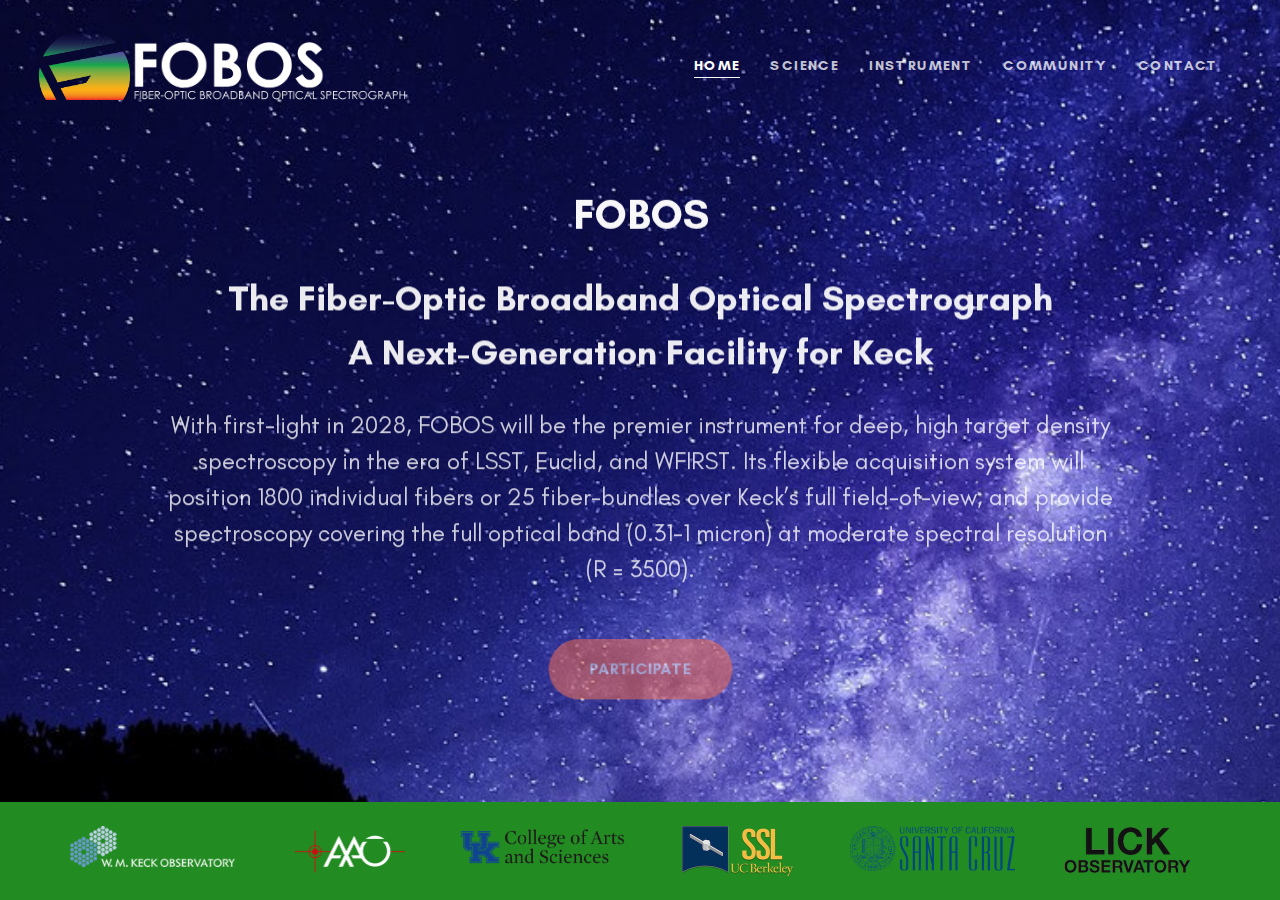
<file: index.html>
<!DOCTYPE html>
<html lang="en">
<head>
	
	<meta charset="utf-8">
	<meta http-equiv="X-UA-Compatible" content="IE=edge">
	<meta name="viewport" content="width=device-width, initial-scale=1, shrink-to-fit=no">
	<meta name="theme-color" content="#3ed2a7">
	
	<link rel="shortcut icon" href="./assets/img/favicon.ico" />
	
	<title>FOBOS</title>
	
	<link rel="stylesheet" href="assets/css/theme-vendors.min.css" />
	<link rel="stylesheet" href="assets/css/theme.min.css" />
	<link rel="stylesheet" href="assets/css/themes/digital-agency.css" />
	
	<!-- Head Libs -->
	<script async src="assets/vendors/modernizr.min.js"></script>
	
</head>
<body data-mobile-nav-trigger-alignment="right" data-mobile-nav-align="left" data-mobile-nav-style="minimal" data-mobile-nav-shceme="gray" data-mobile-header-scheme="gray" data-mobile-nav-breakpoint="1199">
	
	<div id="wrap">
		
		<header class="main-header main-header-overlay">
			
			<div class="mainbar-wrap">
				<div class="megamenu-hover-bg"></div><!-- /.megamenu-hover-bg -->
				<div class="container-fluid mainbar-container">
					<div class="mainbar">
						<div class="row mainbar-row align-items-lg-stretch px-4">
							
							<div class="col pr-5">
								<div class="navbar-header">
									<a class="navbar-brand" href="index.html" rel="home">
										<span class="navbar-brand-inner">
											<img class="mobile-logo-default" src="./assets/img/FOBOS_FINAL_LOGO.png" alt="Ave HTML Template">
											<img class="logo-default" src="./assets/img/FOBOS_FINAL_LOGO.png" alt="Ave HTML Template">
											<img class="logo-text" src="./assets/img/FOBOS_TITLE.png" alt="Ave HTML Template">
										</span>
									</a>
									<button type="button" class="navbar-toggle collapsed nav-trigger style-mobile" data-toggle="collapse" data-target="#main-header-collapse" aria-expanded="false" data-changeclassnames='{ "html": "mobile-nav-activated overflow-hidden" }'>
										<span class="sr-only">Toggle navigation</span>
										<span class="bars">
											<span class="bar"></span>
											<span class="bar"></span>
											<span class="bar"></span>
										</span>
									</button>
								</div><!-- /.navbar-header -->
							</div><!-- /.col -->
							
							<div class="col">
								
								<div class="collapse navbar-collapse" id="main-header-collapse">
									
									<ul id="primary-nav" class="main-nav main-nav-hover-underline-1 nav align-items-lg-stretch justify-content-lg-center" data-submenu-options='{ "toggleType":"fade", "handler":"mouse-in-out" }' data-localscroll="true">
										
										<li class="is-active">
											<a href="index.html">
												<span class="link-icon"></span>
												<span class="link-txt">
													<span class="link-ext"></span>
													<span class="txt">Home</span>
												</span>
											</a>
										</li>
										<li>
											<a href="science.html">
												<span class="link-icon"></span>
												<span class="link-txt">
													<span class="link-ext"></span>
													<span class="txt">Science</span>
												</span>
											</a>
										</li>
										<li>
											<a href="instrument.html">
												<span class="link-icon"></span>
												<span class="link-txt">
													<span class="link-ext"></span>
													<span class="txt">Instrument</span>
												</span>
											</a>
										</li>
										<li>
											<a href="community.html">
												<span class="link-icon"></span>
												<span class="link-txt">
													<span class="link-ext"></span>
													<span class="txt">Community</span>
												</span>
											</a>
										</li>
										<li>
											<a href="contact.html">
												<span class="link-icon"></span>
												<span class="link-txt">
													<span class="link-ext"></span>
													<span class="txt">Contact</span>
												</span>
											</a>
										</li>
									
								</ul><!-- /#primary-nav  -->
								
							</div><!-- /#main-header-collapse -->
							
						</div><!-- /.col -->
					</div><!-- /.mainbar-row -->
				</div><!-- /.mainbar -->
			</div><!-- /.mainbar-container -->
		</div><!-- /.mainbar-wrap -->
		
	</header><!-- /.main-header -->
	
	<main id="content" class="content">
		
		<section
			class="vc_row fullheight d-flex flex-wrap align-items-end"
			data-parallax="true"
			data-parallax-options='{"parallaxBG":true}'
			data-slideshow-bg="true"
			data-slideshow-options='{"delay":6000,"imageArray":["./assets/img/night-sky.jpg","./assets/img/stars.jpg"]}'
		>
		
			<span class="row-bg-loader">
				<span class="row-bg-loader-inner"></span>
			</span>

			<div class="container">
				<div class="row">

					<div class="lqd-column col-md-10 col-md-offset-1 text-center mt-7" data-custom-animations="true" data-ca-options='{"triggerHandler":"inview","animationTarget":"all-childs","duration":"1200","delay":"150","easing":"easeOutQuint","direction":"forward","initValues":{"translateY":31,"translateZ":-108,"opacity":0},"animations":{"translateY":0,"translateZ":0,"opacity":1}}'>

						<header class="fancy-title">
							<!-- <h6 class="text-uppercase font-weight-normal ltr-sp-2 text-white mb-5">WE LOVE CREATING</h6> -->
							<h1 class="text-white lh-15 mb-4"><span class="font-size-2-3x lh-1">FOBOS</span></h1>
							<h2 class="text-white lh-15 mb-4"><span class="font-size-2-3x lh-1">The Fiber-Optic Broadband Optical Spectrograph<br />
								A Next-Generation Facility for Keck</span></h2>

							<div class="row">
								<div class="lqd-column col-md-12">
									
									<p class="text-white font-size-24 mb-1">With first-light in 2028, FOBOS will be the premier instrument for deep, high target density spectroscopy in the era of LSST, Euclid, and WFIRST. Its flexible acquisition system will position 1800 individual fibers or 25 fiber-bundles over Keck’s full field-of-view, and provide spectroscopy covering the full optical band (0.31-1 micron) at moderate spectral resolution (R = 3500).</p>
								</div><!-- /.col-md-8 col-md-offset-2 -->
							</div><!-- /.row -->

						</header><!-- /.fancy-title -->

						<a href="contact.html" class="btn btn-solid text-uppercase circle btn-bordered border-thin font-size-16 font-weight-bold ltr-sp-05 px-2 bg-hover-white text-hover-black mb-2" data-localscroll="true" data-localscroll-options='{"scrollBelowSection":true}'>
							<span>
								<span class="btn-txt">Participate</span>
							</span>
						</a>

						<!-- <a href="https://www.youtube.com/watch?v=LjaKHqDbzSA" class="btn btn-default text-uppercase circle btn-bordered border-thick fresco btn-icon-left btn-icon-circle btn-icon-bordered font-size-16 font-weight-bold ltr-sp-05 px-2 color-secondary mb-2">
							<span>
								<span class="btn-txt">How we work</span>
								<span class="btn-icon"><i class="fa fa-play"></i></span>
							</span>
						</a> -->

					</div><!-- /.col-md-10 col-md-offset-1 text-center -->

				</div><!-- /.row -->
			</div><!-- /.container -->

			<div class="bg-forestgreen col-xs-12 px-0 py-4">

				<div class="container">
					<div class="row">

						<div class="lqd-column col-md-12">

							<div class="carousel-container carousel-nav-left carousel-nav-md carousel-dots-style1">

								<div class="carousel-items row" data-lqd-flickity='{"cellAlign":"left","prevNextButtons":false,"buttonsAppendTo":"self","pageDots":false,"groupCells":false,"wrapAround":true,"autoPlay":3000,"pauseAutoPlayOnHover":false}'>

									<div class="lqd-column carousel-item  col-md-2 col-sm-3 col-xs-4">
										<figure class="text-center">
											<img src="./assets/img/logos/keck-obs.png" alt="Client">
										</figure>
									</div><!-- /.carousel-item -->
									<div class="lqd-column carousel-item  col-md-2 col-sm-3 col-xs-4">
										<figure class="text-center">
											<img src="./assets/img/logos/aao_logo_white_0.png" alt="Client">
										</figure>
									</div><!-- /.carousel-item -->
									<div class="lqd-column carousel-item  col-md-2 col-sm-3 col-xs-4">
										<figure class="text-center">
											<img src="./assets/img/logos/uk.png" alt="Client">
										</figure>
									</div><!-- /.carousel-item -->
									<div class="lqd-column carousel-item  col-md-2 col-sm-3 col-xs-4">
										<figure class="text-center">
											<img src="./assets/img/logos/uc-berk.png" alt="Client">
										</figure>
									</div><!-- /.carousel-item -->
									<div class="lqd-column carousel-item  col-md-2 col-sm-3 col-xs-4">
										<figure class="text-center">
											<img src="./assets/img/logos/ucsc.png" alt="Client">
										</figure>
									</div><!-- /.carousel-item -->
									<div class="lqd-column carousel-item  col-md-2 col-sm-3 col-xs-4">
										<figure class="text-center">
											<img src="./assets/img/logos/lick.png" alt="Client">
										</figure>
									</div><!-- /.carousel-item -->
									<div class="lqd-column carousel-item  col-md-2 col-sm-3 col-xs-4">
										<figure class="text-center">
											<img src="./assets/img/logos/berkeley.png" alt="Client">
										</figure>
									</div><!-- /.carousel-item -->

								</div><!-- /.carousel-items row -->

							</div><!-- /.carousel-container -->

						</div><!-- /.col-md-12 -->

					</div><!-- /.row -->
				</div><!-- /.container -->

			</div>
			
		</section>
		
	</main><!-- /#content.content -->
	
</div><!-- /#wrap -->

<script src="./assets/vendors/jquery.min.js"></script>
<script src="./assets/js/theme-vendors.js"></script>
<script src="./assets/js/theme.min.js"></script>

</body>
</html>
</file>
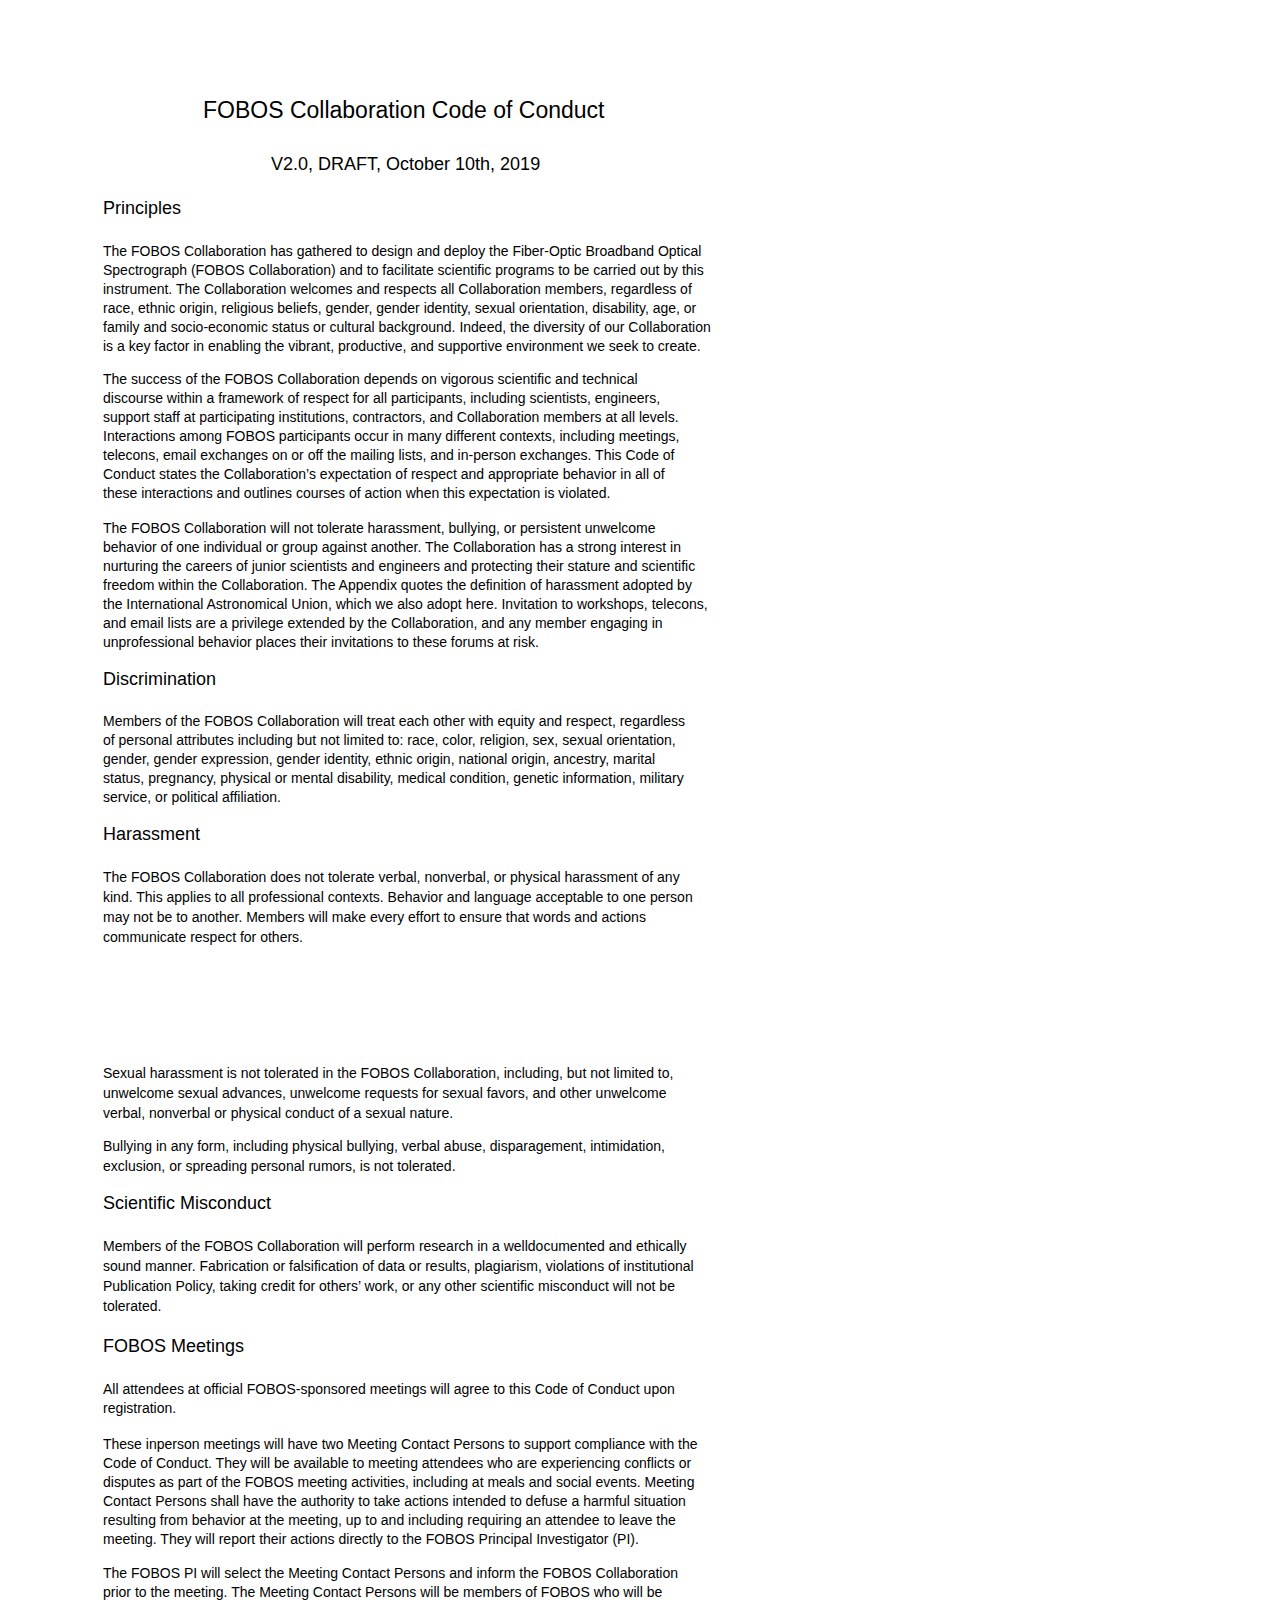
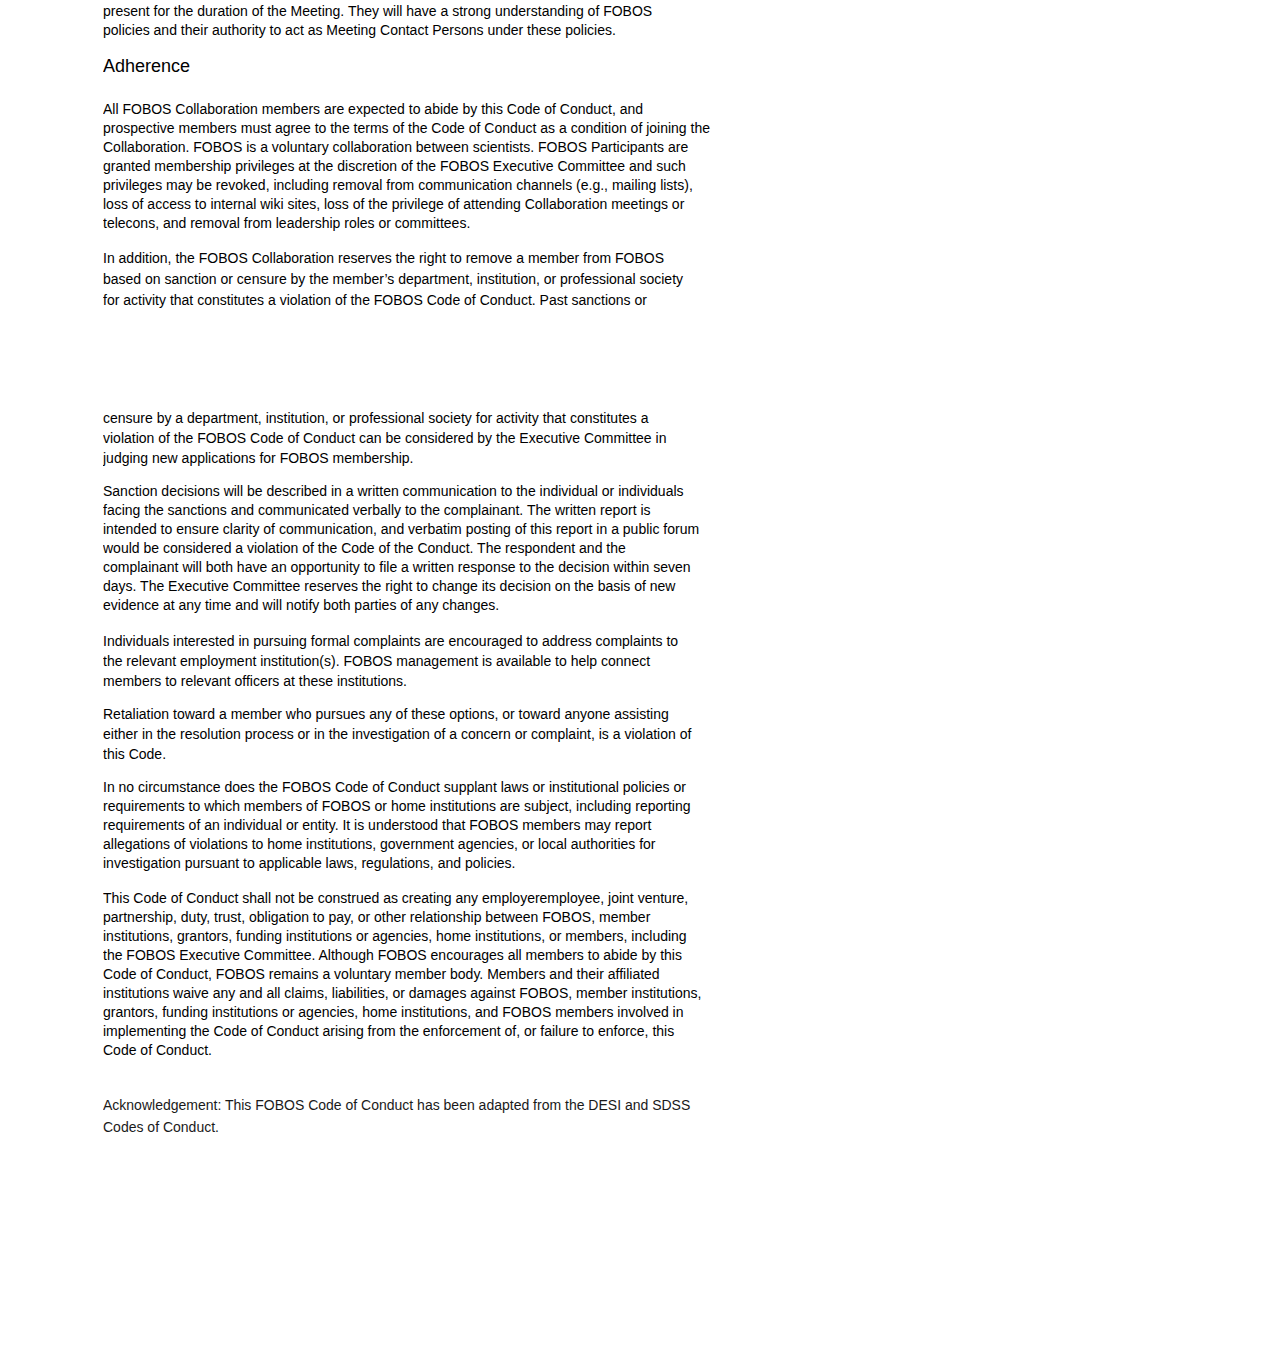
<file: coc.html>
<!DOCTYPE HTML PUBLIC "-//W3C//DTD HTML 4.01//EN" "http://www.w3.org/TR/html4/strict.dtd">
<HTML>
<HEAD>
<META http-equiv="Content-Type" content="text/html; charset=UTF-8">
<META http-equiv="X-UA-Compatible" content="IE=8">
<TITLE>bcl_1830919509.htm</TITLE>
<META name="generator" content="BCL easyConverter SDK 5.0.140">
<STYLE type="text/css">

body {margin-top: 0px;margin-left: 0px;}

#page_1 {position:relative; overflow: hidden;margin: 97px 0px 90px 103px;padding: 0px;border: none;width: 713px;}





#page_2 {position:relative; overflow: hidden;margin: 116px 0px 92px 103px;padding: 0px;border: none;width: 713px;}





#page_3 {position:relative; overflow: hidden;margin: 97px 0px 229px 103px;padding: 0px;border: none;width: 603px;}





.ft0{font: 23px 'Arial';line-height: 26px;}
.ft1{font: 18px 'Arial';line-height: 21px;}
.ft2{font: 14px 'Arial';line-height: 19px;}
.ft3{font: 14px 'Arial';line-height: 20px;}
.ft4{font: 14px 'Helvetica';line-height: 19px;}
.ft5{font: 14px 'Helvetica';line-height: 21px;}
.ft6{font: 14px 'Arial';line-height: 21px;}
.ft7{font: 14px 'Helvetica';color: #1a1a1a;line-height: 22px;}
.ft8{font: 14px 'Arial';color: #1a1a1a;line-height: 22px;}

.p0{text-align: left;padding-left: 100px;margin-top: 0px;margin-bottom: 0px;}
.p1{text-align: left;padding-left: 168px;margin-top: 31px;margin-bottom: 0px;}
.p2{text-align: left;margin-top: 23px;margin-bottom: 0px;}
.p3{text-align: left;padding-right: 105px;margin-top: 23px;margin-bottom: 0px;}
.p4{text-align: left;padding-right: 122px;margin-top: 14px;margin-bottom: 0px;}
.p5{text-align: left;padding-right: 106px;margin-top: 16px;margin-bottom: 0px;}
.p6{text-align: left;margin-top: 17px;margin-bottom: 0px;}
.p7{text-align: left;padding-right: 116px;margin-top: 22px;margin-bottom: 0px;}
.p8{text-align: left;padding-right: 109px;margin-top: 22px;margin-bottom: 0px;}
.p9{text-align: left;padding-right: 128px;margin-top: 0px;margin-bottom: 0px;}
.p10{text-align: left;padding-right: 137px;margin-top: 13px;margin-bottom: 0px;}
.p11{text-align: left;padding-right: 108px;margin-top: 22px;margin-bottom: 0px;}
.p12{text-align: left;margin-top: 20px;margin-bottom: 0px;}
.p13{text-align: left;padding-right: 127px;margin-top: 23px;margin-bottom: 0px;}
.p14{text-align: left;padding-right: 104px;margin-top: 17px;margin-bottom: 0px;}
.p15{text-align: left;padding-right: 124px;margin-top: 15px;margin-bottom: 0px;}
.p16{text-align: left;margin-top: 16px;margin-bottom: 0px;}
.p17{text-align: left;padding-right: 106px;margin-top: 23px;margin-bottom: 0px;}
.p18{text-align: left;padding-right: 119px;margin-top: 15px;margin-bottom: 0px;}
.p19{text-align: left;padding-right: 26px;margin-top: 0px;margin-bottom: 0px;}
.p20{text-align: left;padding-right: 1px;margin-top: 14px;margin-bottom: 0px;}
.p21{text-align: left;padding-right: 14px;margin-top: 16px;margin-bottom: 0px;}
.p22{text-align: left;margin-top: 13px;margin-bottom: 0px;}
.p23{text-align: left;padding-right: 3px;margin-top: 16px;margin-bottom: 0px;}
.p24{text-align: left;padding-right: 1px;margin-top: 34px;margin-bottom: 0px;}




</STYLE>
</HEAD>

<BODY>
<DIV id="page_1">


<P class="p0 ft0">FOBOS Collaboration Code of Conduct</P>
<P class="p1 ft1">V2.0, DRAFT, October 10th, 2019</P>
<P class="p2 ft1">Principles</P>
<P class="p3 ft2">The FOBOS Collaboration has gathered to design and deploy the <NOBR>Fiber-Optic</NOBR> Broadband Optical Spectrograph (FOBOS Collaboration) and to facilitate scientific programs to be carried out by this instrument. The Collaboration welcomes and respects all Collaboration members, regardless of race, ethnic origin, religious beliefs, gender, gender identity, sexual orientation, disability, age, or family and <NOBR>socio-economic</NOBR> status or cultural background. Indeed, the diversity of our Collaboration is a key factor in enabling the vibrant, productive, and supportive environment we seek to create.</P>
<P class="p4 ft2">The success of the FOBOS Collaboration depends on vigorous scientific and technical discourse within a framework of respect for all participants, including scientists, engineers, support staff at participating institutions, contractors, and Collaboration members at all levels. Interactions among FOBOS participants occur in many different contexts, including meetings, telecons, email exchanges on or off the mailing lists, and <NOBR>in-person</NOBR> exchanges. This Code of Conduct states the Collaboration’s expectation of respect and appropriate behavior in all of these interactions and outlines courses of action when this expectation is violated.</P>
<P class="p5 ft2">The FOBOS Collaboration will not tolerate harassment, bullying, or persistent unwelcome behavior of one individual or group against another. The Collaboration has a strong interest in nurturing the careers of junior scientists and engineers and protecting their stature and scientific freedom within the Collaboration. The Appendix quotes the definition of harassment adopted by the International Astronomical Union, which we also adopt here. Invitation to workshops, telecons, and email lists are a privilege extended by the Collaboration, and any member engaging in unprofessional behavior places their invitations to these forums at risk.</P>
<P class="p6 ft1">Discrimination</P>
<P class="p7 ft2">Members of the FOBOS Collaboration will treat each other with equity and respect, regardless of personal attributes including but not limited to: race, color, religion, sex, sexual orientation, gender, gender expression, gender identity, ethnic origin, national origin, ancestry, marital status, pregnancy, physical or mental disability, medical condition, genetic information, military service, or political affiliation.</P>
<P class="p6 ft1">Harassment</P>
<P class="p8 ft3">The FOBOS Collaboration does not tolerate verbal, nonverbal, or physical harassment of any kind. This applies to all professional contexts. Behavior and language acceptable to one person may not be to another. Members will make every effort to ensure that words and actions communicate respect for others.</P>
</DIV>
<DIV id="page_2">


<P class="p9 ft3">Sexual harassment is not tolerated in the FOBOS Collaboration, including, but not limited to, unwelcome sexual advances, unwelcome requests for sexual favors, and other unwelcome verbal, nonverbal or physical conduct of a sexual nature.</P>
<P class="p10 ft3">Bullying in any form, including physical bullying, verbal abuse, disparagement, intimidation, exclusion, or spreading personal rumors, is not tolerated.</P>
<P class="p6 ft1">Scientific Misconduct</P>
<P class="p11 ft3">Members of the FOBOS Collaboration will perform research in a welldocumented and ethically sound manner. Fabrication or falsification of data or results, plagiarism, violations of institutional Publication Policy, taking credit for others’ work, or any other scientific misconduct will not be tolerated.</P>
<P class="p12 ft1">FOBOS Meetings</P>
<P class="p13 ft2">All attendees at official <NOBR>FOBOS-sponsored</NOBR> meetings will agree to this Code of Conduct upon registration.</P>
<P class="p14 ft2">These inperson meetings will have two Meeting Contact Persons to support compliance with the Code of Conduct. They will be available to meeting attendees who are experiencing conflicts or disputes as part of the FOBOS meeting activities, including at meals and social events. Meeting Contact Persons shall have the authority to take actions intended to defuse a harmful situation resulting from behavior at the meeting, up to and including requiring an attendee to leave the meeting. They will report their actions directly to the FOBOS Principal Investigator (PI).</P>
<P class="p15 ft2">The FOBOS PI will select the Meeting Contact Persons and inform the FOBOS Collaboration prior to the meeting. The Meeting Contact Persons will be members of FOBOS who will be present for the duration of the Meeting. They will have a strong understanding of FOBOS policies and their authority to act as Meeting Contact Persons under these policies.</P>
<P class="p16 ft1">Adherence</P>
<P class="p17 ft2">All FOBOS Collaboration members are expected to abide by this Code of Conduct, and prospective members must agree to the terms of the Code of Conduct as a condition of joining the Collaboration. FOBOS is a voluntary collaboration between scientists<SPAN class="ft4">. </SPAN>FOBOS Participants are granted membership privileges at the discretion of the FOBOS Executive Committee and such privileges may be revoked, including removal from communication channels (e.g., mailing lists), loss of access to internal wiki sites, loss of the privilege of attending Collaboration meetings or telecons, and removal from leadership roles or committees.</P>
<P class="p18 ft6">In addition, the FOBOS Collaboration reserves the right to remove a member from FOBOS based on sanction or censure by the member’s department, institution, or professional society for activity that constitutes a violation of the FOBOS Code of Conduct<SPAN class="ft5">. </SPAN>Past sanctions or</P>
</DIV>
<DIV id="page_3">


<P class="p19 ft3">censure by a department, institution, or professional society for activity that constitutes a violation of the FOBOS Code of Conduct can be considered by the Executive Committee in judging new applications for FOBOS membership.</P>
<P class="p20 ft2">Sanction decisions will be described in a written communication to the individual or individuals facing the sanctions and communicated verbally to the complainant. The written report is intended to ensure clarity of communication, and verbatim posting of this report in a public forum would be considered a violation of the Code of the Conduct. The respondent and the complainant will both have an opportunity to file a written response to the decision within seven days. The Executive Committee reserves the right to change its decision on the basis of new evidence at any time and will notify both parties of any changes.</P>
<P class="p21 ft3">Individuals interested in pursuing formal complaints are encouraged to address complaints to the relevant employment institution(s). FOBOS management is available to help connect members to relevant officers at these institutions.</P>
<P class="p22 ft3">Retaliation toward a member who pursues any of these options, or toward anyone assisting either in the resolution process or in the investigation of a concern or complaint, is a violation of this Code.</P>
<P class="p20 ft2">In no circumstance does the FOBOS Code of Conduct supplant laws or institutional policies or requirements to which members of FOBOS or home institutions are subject, including reporting requirements of an individual or entity. It is understood that FOBOS members may report allegations of violations to home institutions, government agencies, or local authorities for investigation pursuant to applicable laws, regulations, and policies.</P>
<P class="p23 ft2">This Code of Conduct shall not be construed as creating any employeremployee, joint venture, partnership, duty, trust, obligation to pay, or other relationship between FOBOS, member institutions, grantors, funding institutions or agencies, home institutions, or members, including the FOBOS Executive Committee. Although FOBOS encourages all members to abide by this Code of Conduct, FOBOS remains a voluntary member body. Members and their affiliated institutions waive any and all claims, liabilities, or damages against FOBOS, member institutions, grantors, funding institutions or agencies, home institutions, and FOBOS members involved in implementing the Code of Conduct arising from the enforcement of, or failure to enforce, this Code of Conduct.</P>
<P class="p24 ft8">Acknowledgement: This FOBOS Code of Conduct has been adapted from the DESI and SDSS Codes of Conduct<SPAN class="ft7">.</SPAN></P>
</DIV>
</BODY>
</HTML>
</file>
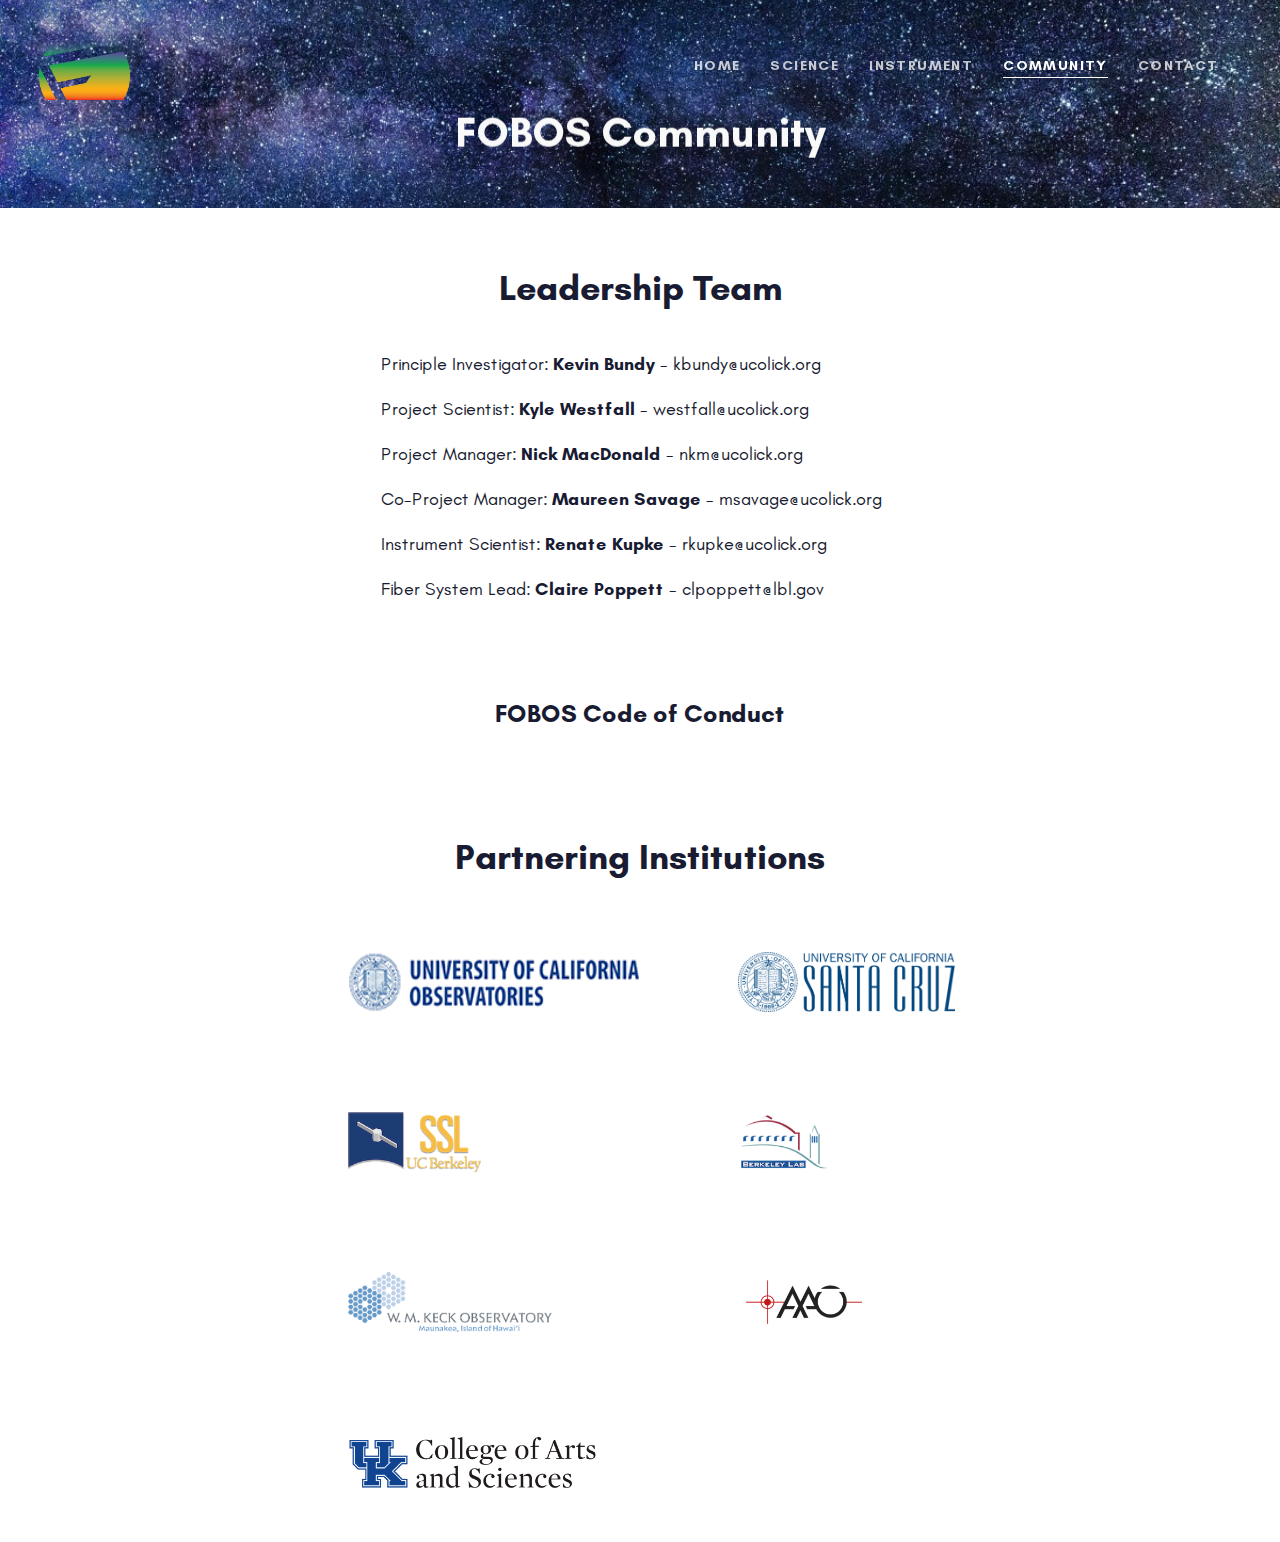
<file: community.html>
<!DOCTYPE html>
<html lang="en">
<head>
	
	<meta charset="utf-8">
	<meta http-equiv="X-UA-Compatible" content="IE=edge">
	<meta name="viewport" content="width=device-width, initial-scale=1, shrink-to-fit=no">
	<meta name="theme-color" content="#3ed2a7">
	
	<link rel="shortcut icon" href="./assets/img/favicon.ico" />
	
	<title>FOBOS Community</title>
	
	<link rel="stylesheet" href="assets/css/theme-vendors.min.css" />
	<link rel="stylesheet" href="assets/css/theme.min.css" />
	<link rel="stylesheet" href="assets/css/themes/digital-agency.css" />
	
	<!-- Head Libs -->
	<script async src="assets/vendors/modernizr.min.js"></script>
	
</head>
<body data-mobile-nav-trigger-alignment="right" data-mobile-nav-align="left" data-mobile-nav-style="minimal" data-mobile-nav-shceme="gray" data-mobile-header-scheme="gray" data-mobile-nav-breakpoint="1199">
	
	<div id="wrap">
		
		<header class="main-header main-header-overlay">
			
			<div class="mainbar-wrap">
				<div class="megamenu-hover-bg"></div><!-- /.megamenu-hover-bg -->
				<div class="container-fluid mainbar-container">
					<div class="mainbar">
						<div class="row mainbar-row align-items-lg-stretch px-4">
							
							<div class="col pr-5">
								<div class="navbar-header">
									<a class="navbar-brand" href="index.html" rel="home">
										<span class="navbar-brand-inner">
											<img class="mobile-logo-default" src="./assets/img/FOBOS_FINAL_LOGO.png" alt="Ave HTML Template">
											<img class="logo-default" src="./assets/img/FOBOS_FINAL_LOGO.png" alt="Ave HTML Template">
										</span>
									</a>
									<button type="button" class="navbar-toggle collapsed nav-trigger style-mobile" data-toggle="collapse" data-target="#main-header-collapse" aria-expanded="false" data-changeclassnames='{ "html": "mobile-nav-activated overflow-hidden" }'>
										<span class="sr-only">Toggle navigation</span>
										<span class="bars">
											<span class="bar"></span>
											<span class="bar"></span>
											<span class="bar"></span>
										</span>
									</button>
								</div><!-- /.navbar-header -->
							</div><!-- /.col -->
							
							<div class="col">
								
								<div class="collapse navbar-collapse" id="main-header-collapse">
									
									<ul id="primary-nav" class="main-nav main-nav-hover-underline-1 nav align-items-lg-stretch justify-content-lg-center" data-submenu-options='{ "toggleType":"fade", "handler":"mouse-in-out" }' data-localscroll="true">
										
										<li>
											<a href="index.html">
												<span class="link-icon"></span>
												<span class="link-txt">
													<span class="link-ext"></span>
													<span class="txt">Home</span>
												</span>
											</a>
										</li>
										<li>
											<a href="science.html">
												<span class="link-icon"></span>
												<span class="link-txt">
													<span class="link-ext"></span>
													<span class="txt">Science</span>
												</span>
											</a>
										</li>
										<li>
											<a href="instrument.html">
												<span class="link-icon"></span>
												<span class="link-txt">
													<span class="link-ext"></span>
													<span class="txt">Instrument</span>
												</span>
											</a>
                                        </li>
                                        <li class="is-active">
                                            <a href="community.html">
                                                <span class="link-icon"></span>
                                                <span class="link-txt">
                                                    <span class="link-ext"></span>
                                                    <span class="txt">Community</span>
                                                </span>
                                            </a>
                                        </li>
										<li>
											<a href="contact.html">
												<span class="link-icon"></span>
												<span class="link-txt">
													<span class="link-ext"></span>
													<span class="txt">Contact</span>
												</span>
											</a>
										</li>
									
								</ul><!-- /#primary-nav  -->
								
							</div><!-- /#main-header-collapse -->
							
						</div><!-- /.col -->
					</div><!-- /.mainbar-row -->
				</div><!-- /.mainbar -->
			</div><!-- /.mainbar-container -->
		</div><!-- /.mainbar-wrap -->
		
	</header><!-- /.main-header -->
	
	<main class="content">
		
        <section 
        class="vc_row d-flex flex-wrap align-items-end"
            data-parallax="true"
            data-parallax-options='{"parallaxBG":true}'
            data-slideshow-bg="true"
            data-slideshow-options='{"delay":6000000,"imageArray":["./assets/img/stars.jpg"]}'
        >
            <div class="container">
                <div class="row">
                    <div class="lqd-column col-md-10 col-md-offset-1 text-center mt-7" data-custom-animations="true" data-ca-options='{"triggerHandler":"inview","animationTarget":"all-childs","duration":"1200","delay":"150","easing":"easeOutQuint","direction":"forward","initValues":{"translateY":31,"translateZ":-108,"opacity":0},"animations":{"translateY":0,"translateZ":0,"opacity":1}}'>
                        <header class="fancy-title">
                            <h1 class="text-white lh-15 mb-20 mt-20"><span class="font-size-2-3x lh-1">FOBOS Community</span></h1>
                        </header>
                    </div>
                </div>
            </div>
        </section>

        <section class="vc_row pt-60 pb-40">
            <div class="container">
                <div class="row">

                    <div class="center leadership lqd-column col-md-6 col-md-offset-3">

                        <header class="fancy-title">
                            <h2>Leadership Team</h2>
                        </header>
                        
                        <h3 class="font-size-18 font-weight-normal">Principle Investigator: <b>Kevin Bundy</b> - kbundy@ucolick.org</h3>
                        <h3 class="font-size-18 font-weight-normal">Project Scientist: <b>Kyle Westfall</b> - westfall@ucolick.org</h3>
                        <h3 class="font-size-18 font-weight-normal">Project Manager: <b>Nick MacDonald</b> - nkm@ucolick.org</h3>
                        <h3 class="font-size-18 font-weight-normal">Co-Project Manager: <b>Maureen Savage</b> - msavage@ucolick.org</h3>
                        <h3 class="font-size-18 font-weight-normal">Instrument Scientist: <b>Renate Kupke</b> - rkupke@ucolick.org</h3>
						<h3 class="font-size-18 font-weight-normal">Fiber System Lead: <b>Claire Poppett</b> - clpoppett@lbl.gov</h3>

                    </div>

                </div>
            </div>
		</section>
		
		<section class="vc_row pt-40 pb-40">
            <div class="container">
                <div class="row">

                    <div class="center leadership lqd-column col-md-6 col-md-offset-3">

                        <header class="fancy-title">
                            <a href="./assets/FOBOS_CoC.pdf" target="_blank"><h2 class="coc">FOBOS Code of Conduct</h2></a>
                        </header>

                    </div>

                </div>
            </div>
        </section>

        <section class="vc_row" id="community">
                <div class="container">
                    
                    <div class="row">
    
                        <div class="lqd-column col-md-10 col-md-offset-1">
    
                            <header class="fancy-title text-center mb-25">

                                <h2 class="mt-4 mb-4">Partnering Institutions</h2>
    
                            </header><!-- /.fancy-title -->
    
                        </div><!-- /.col-md-8 col-md-offset-2 -->
    
                    </div><!-- /.row -->
    
                    <div class="row">
    
                        <div class="lqd-column col-md-3 col-md-offset-3 partnerLogoWrap">
							<a href="https://www.ucolick.org/home/index.html" target="_blank"><img class="partnerLogo" src="assets/img/logos/uco_logo.png" alt="University of California Observatories Logo and Link" /></a>
                        </div><!-- /.col-md-6 -->
    
                        <div class="lqd-column col-md-5 col-md-offset-1 partnerLogoWrap">
                            <a href="https://www.astro.ucsc.edu/" target="_blank"><img class="partnerLogo" src="assets/img/logos/ucsc.png" alt="UC Santa Cruz Logo and Link" /></a>
                        </div><!-- /.col-md-6 -->
                        
                        <div class="lqd-column col-md-3 col-md-offset-3 partnerLogoWrap">
							<a href="https://www.ssl.berkeley.edu/" target="_blank"><img class="partnerLogo" src="assets/img/logos/uc-berk.png" alt="ssl berkeley Logo and Link"/></a>
                        </div><!-- /.col-md-6 -->

                        <div class="lqd-column col-md-5 col-md-offset-1 partnerLogoWrap">
							<a href="https://www.lbl.gov/" target="_blank"><img class="partnerLogo" src="assets/img/logos/berkeley.png" alt="berkeley lab logo and link" /></a>
							
                        </div><!-- /.col-md-6 -->

                        <div class="lqd-column col-md-3 col-md-offset-3 partnerLogoWrap">
							<a href="http://keckobservatory.org/" target="_blank"><img class="partnerLogo" src="assets/img/logos/KECKlogoSM.gif" alt="keck observatory logo and link" /></a>
                        </div><!-- /.col-md-6 -->

                        <div class="lqd-column col-md-5 col-md-offset-1 partnerLogoWrap">
							<a href="http://www.astronomyaustralia.org.au/" target="_blank"><img class="partnerLogo" src="assets/img/logos/aao-black.png" alt="astronomy australia Logo and Link" /></a>
                        </div><!-- /.col-md-6 -->

                        <div class="lqd-column col-md-3 col-md-offset-3 partnerLogoWrap">
                            <a href="https://pa.as.uky.edu/" target="_blank"><img class="partnerLogo" src="assets/img/logos/uk.png" alt="university of kentucky logo and link" /></a>
                        </div><!-- /.col-md-6 -->

                                    
                    </div><!-- /.row -->
    
                </div><!-- /.container -->
            </section>

	</main>
</div>

<script src="./assets/vendors/jquery.min.js"></script>
<script src="./assets/js/theme-vendors.js"></script>
<script src="./assets/js/theme.min.js"></script>

</body>
</html>
</file>
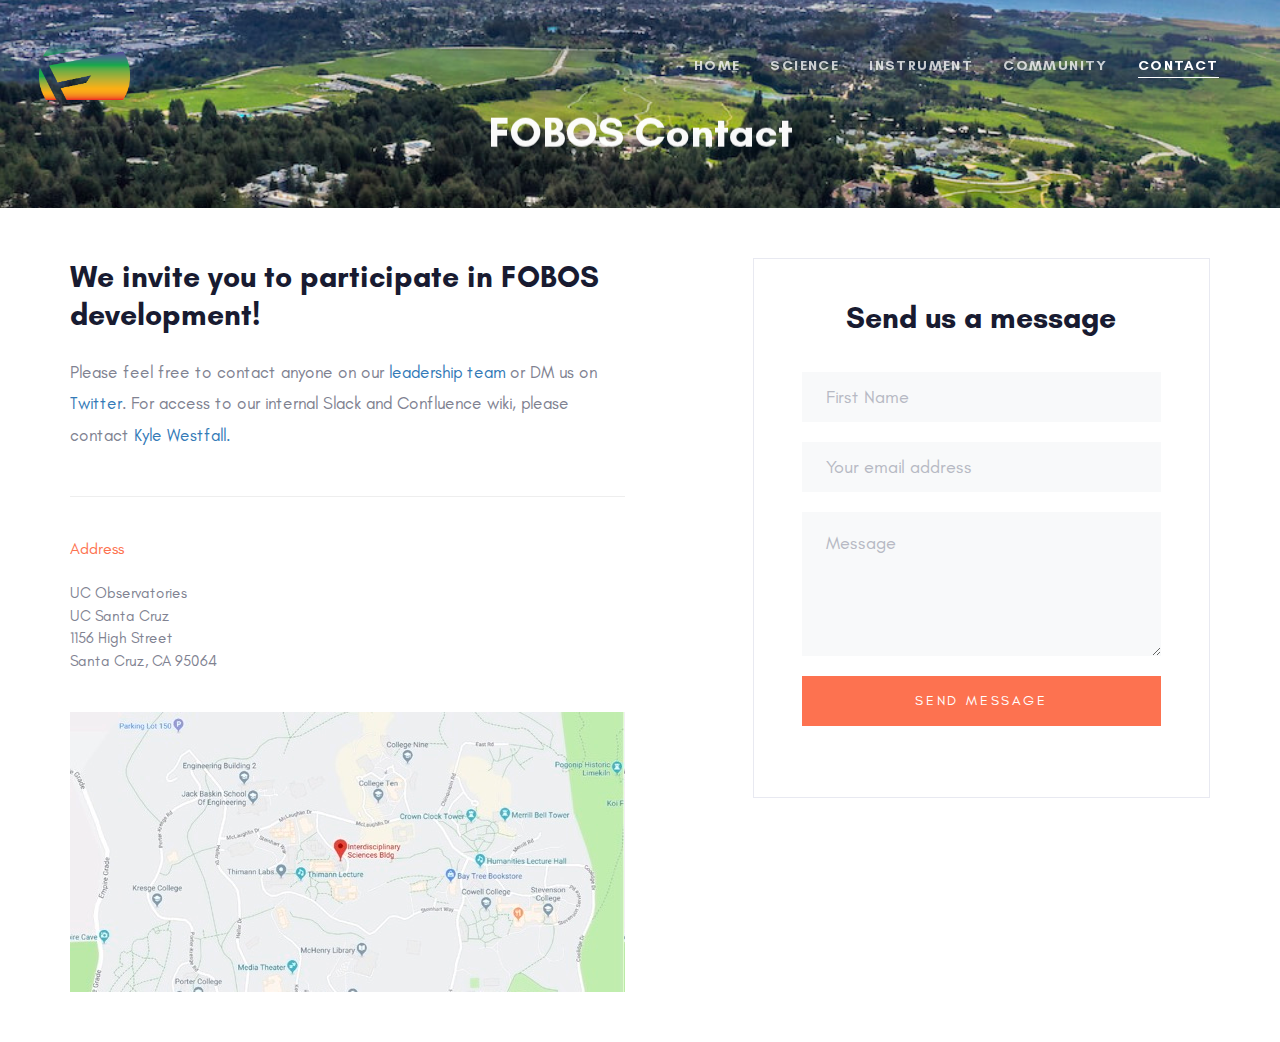
<file: contact.html>
<!DOCTYPE html>
<html lang="en">
<head>
	
	<meta charset="utf-8">
	<meta http-equiv="X-UA-Compatible" content="IE=edge">
	<meta name="viewport" content="width=device-width, initial-scale=1, shrink-to-fit=no">
	<meta name="theme-color" content="#3ed2a7">
	
	<link rel="shortcut icon" href="./assets/img/favicon.ico" />
	
	<title>FOBOS Contact</title>
	
	<link rel="stylesheet" href="assets/css/theme-vendors.min.css" />
	<link rel="stylesheet" href="assets/css/theme.min.css" />
	<link rel="stylesheet" href="assets/css/themes/digital-agency.css" />
	
	<!-- Head Libs -->
	<script async src="assets/vendors/modernizr.min.js"></script>
	
</head>
<body data-mobile-nav-trigger-alignment="right" data-mobile-nav-align="left" data-mobile-nav-style="minimal" data-mobile-nav-shceme="gray" data-mobile-header-scheme="gray" data-mobile-nav-breakpoint="1199">
	<div id="wrap">
		
		<header class="main-header main-header-overlay">
			
			<div class="mainbar-wrap">
				<div class="megamenu-hover-bg"></div><!-- /.megamenu-hover-bg -->
				<div class="container-fluid mainbar-container">
					<div class="mainbar">
						<div class="row mainbar-row align-items-lg-stretch px-4">
							
							<div class="col pr-5">
								<div class="navbar-header">
									<a class="navbar-brand" href="index.html" rel="home">
										<span class="navbar-brand-inner">
											<img class="mobile-logo-default" src="./assets/img/FOBOS_FINAL_LOGO.png" alt="Ave HTML Template">
											<img class="logo-default" src="./assets/img/FOBOS_FINAL_LOGO.png" alt="Ave HTML Template">
										</span>
									</a>
									<button type="button" class="navbar-toggle collapsed nav-trigger style-mobile" data-toggle="collapse" data-target="#main-header-collapse" aria-expanded="false" data-changeclassnames='{ "html": "mobile-nav-activated overflow-hidden" }'>
										<span class="sr-only">Toggle navigation</span>
										<span class="bars">
											<span class="bar"></span>
											<span class="bar"></span>
											<span class="bar"></span>
										</span>
									</button>
								</div><!-- /.navbar-header -->
							</div><!-- /.col -->
							
							<div class="col">
								
								<div class="collapse navbar-collapse" id="main-header-collapse">
									
									<ul id="primary-nav" class="main-nav main-nav-hover-underline-1 nav align-items-lg-stretch justify-content-lg-center" data-submenu-options='{ "toggleType":"fade", "handler":"mouse-in-out" }' data-localscroll="true">
										
										<li>
											<a href="index.html">
												<span class="link-icon"></span>
												<span class="link-txt">
													<span class="link-ext"></span>
													<span class="txt">Home</span>
												</span>
											</a>
										</li>
										<li>
											<a href="science.html">
												<span class="link-icon"></span>
												<span class="link-txt">
													<span class="link-ext"></span>
													<span class="txt">Science</span>
												</span>
											</a>
										</li>
										<li>
											<a href="instrument.html">
												<span class="link-icon"></span>
												<span class="link-txt">
													<span class="link-ext"></span>
													<span class="txt">Instrument</span>
												</span>
											</a>
										</li>
										<li>
											<a href="community.html">
												<span class="link-icon"></span>
												<span class="link-txt">
													<span class="link-ext"></span>
													<span class="txt">Community</span>
												</span>
											</a>
										</li>
										<li class="is-active">
											<a href="contact.html">
												<span class="link-icon"></span>
												<span class="link-txt">
													<span class="link-ext"></span>
													<span class="txt">Contact</span>
												</span>
											</a>
										</li>
									
								</ul><!-- /#primary-nav  -->
								
							</div><!-- /#main-header-collapse -->
							
						</div><!-- /.col -->
					</div><!-- /.mainbar-row -->
				</div><!-- /.mainbar -->
			</div><!-- /.mainbar-container -->
		</div><!-- /.mainbar-wrap -->
		
	</header><!-- /.main-header -->
	
	<main class="content">
		
    <section 
      class="vc_row d-flex flex-wrap align-items-end"
			data-parallax="true"
			data-parallax-options='{"parallaxBG":true}'
			data-slideshow-bg="true"
      data-slideshow-options='{"delay":6000000,"imageArray":["./assets/img/campus2.jpg"]}'
    >
			<div class="container">
				<div class="row">
					<div class="lqd-column col-md-10 col-md-offset-1 text-center mt-7" data-custom-animations="true" data-ca-options='{"triggerHandler":"inview","animationTarget":"all-childs","duration":"1200","delay":"150","easing":"easeOutQuint","direction":"forward","initValues":{"translateY":31,"translateZ":-108,"opacity":0},"animations":{"translateY":0,"translateZ":0,"opacity":1}}'>
						<header class="fancy-title">
							<h1 class="text-white lh-15 mb-20 mt-20"><span class="font-size-2-3x lh-1">FOBOS Contact</span></h1>
						</header>
					</div>
				</div>
			</div>
		</section>
    
    <section id="contact" class="vc_row pt-50 pb-50">
			<div class="container">
				<div class="row">

					<div class="lqd-column col-md-6">

						<header class="fancy-title">
							<h2 class="h3 mb-4">We invite you to participate in FOBOS development!</h2>
							<p class="font-size-17 lh-185">Please feel free to contact anyone on our <a href="community.html" target="_blank">leadership team</a> or DM us on <a href="https://www.twitter.com/FobosKeck/" target="_blank">Twitter</a>. For access to our internal Slack and Confluence wiki, please contact <a href="mailto:westfall@ucolick.org" target="_blank">Kyle Westfall.</a></p>
						</header>
						<hr class="mb-40">

						<div class="row mb-20">

							<div class="lqd-column col-sm-6">

								<p class="font-size-16 text-primary">Address</p>
								<p class="font-size-15">UC Observatories<br>UC Santa Cruz<br>1156 High Street<br>Santa Cruz, CA 95064</p>
								
							</div>

						</div>

						<div class="ld-gmap-container" style="height: 280px;">
							<div class="ld-gmap"></div>
						</div>

					</div>

					<div class="lqd-column col-md-5 col-md-offset-1 text-center">

						<div class="lqd-column-inner border-athens-gray pt-40 pb-35 px-5">

							<h2 class="h3 mt-0 mb-35">Send us a message</h2>

							<div class="contact-form contact-form-inputs-filled contact-form-button-block">
								<form action="mail.php" method="POST">
									<div class="row">
										<div class="col-md-12">
											<input class="bg-athens-gray px-4" type="text" name="name" aria-required="true" aria-invalid="false" placeholder="First Name" required>
										</div><!-- /.col-md-12 -->
										<div class="col-md-12">
											<input class="bg-athens-gray px-4" type="email" name="email" aria-required="true" aria-invalid="false" placeholder="Your email address" required>
										</div><!-- /.col-md-12 -->
										<div class="col-md-12">
											<textarea class="bg-athens-gray px-4" cols="10" rows="4" name="message" aria-required="true" aria-invalid="false" placeholder="Message" required></textarea>
										</div><!-- /.col-md-12 -->
										<div class="col-md-12">
											<input type="submit" value="SEND MESSAGE" class="font-size-14 ltr-sp-2">
										</div><!-- /.col-md-12 -->
									</div><!-- /.row -->
								</form>
								<div class="contact-form-result hidden"></div><!-- /.contact-form-result -->
							</div><!-- /.contact-form -->

						</div><!-- /.lqd-column-inner -->

					</div><!-- /.lqd-column col-md-5 -->

				</div><!-- /.row -->
			</div><!-- /.container -->
		</section>

<script src="./assets/vendors/jquery.min.js"></script>
<script src="./assets/js/theme-vendors.js"></script>
<script src="./assets/js/theme.min.js"></script>

</body>
</html>
</file>
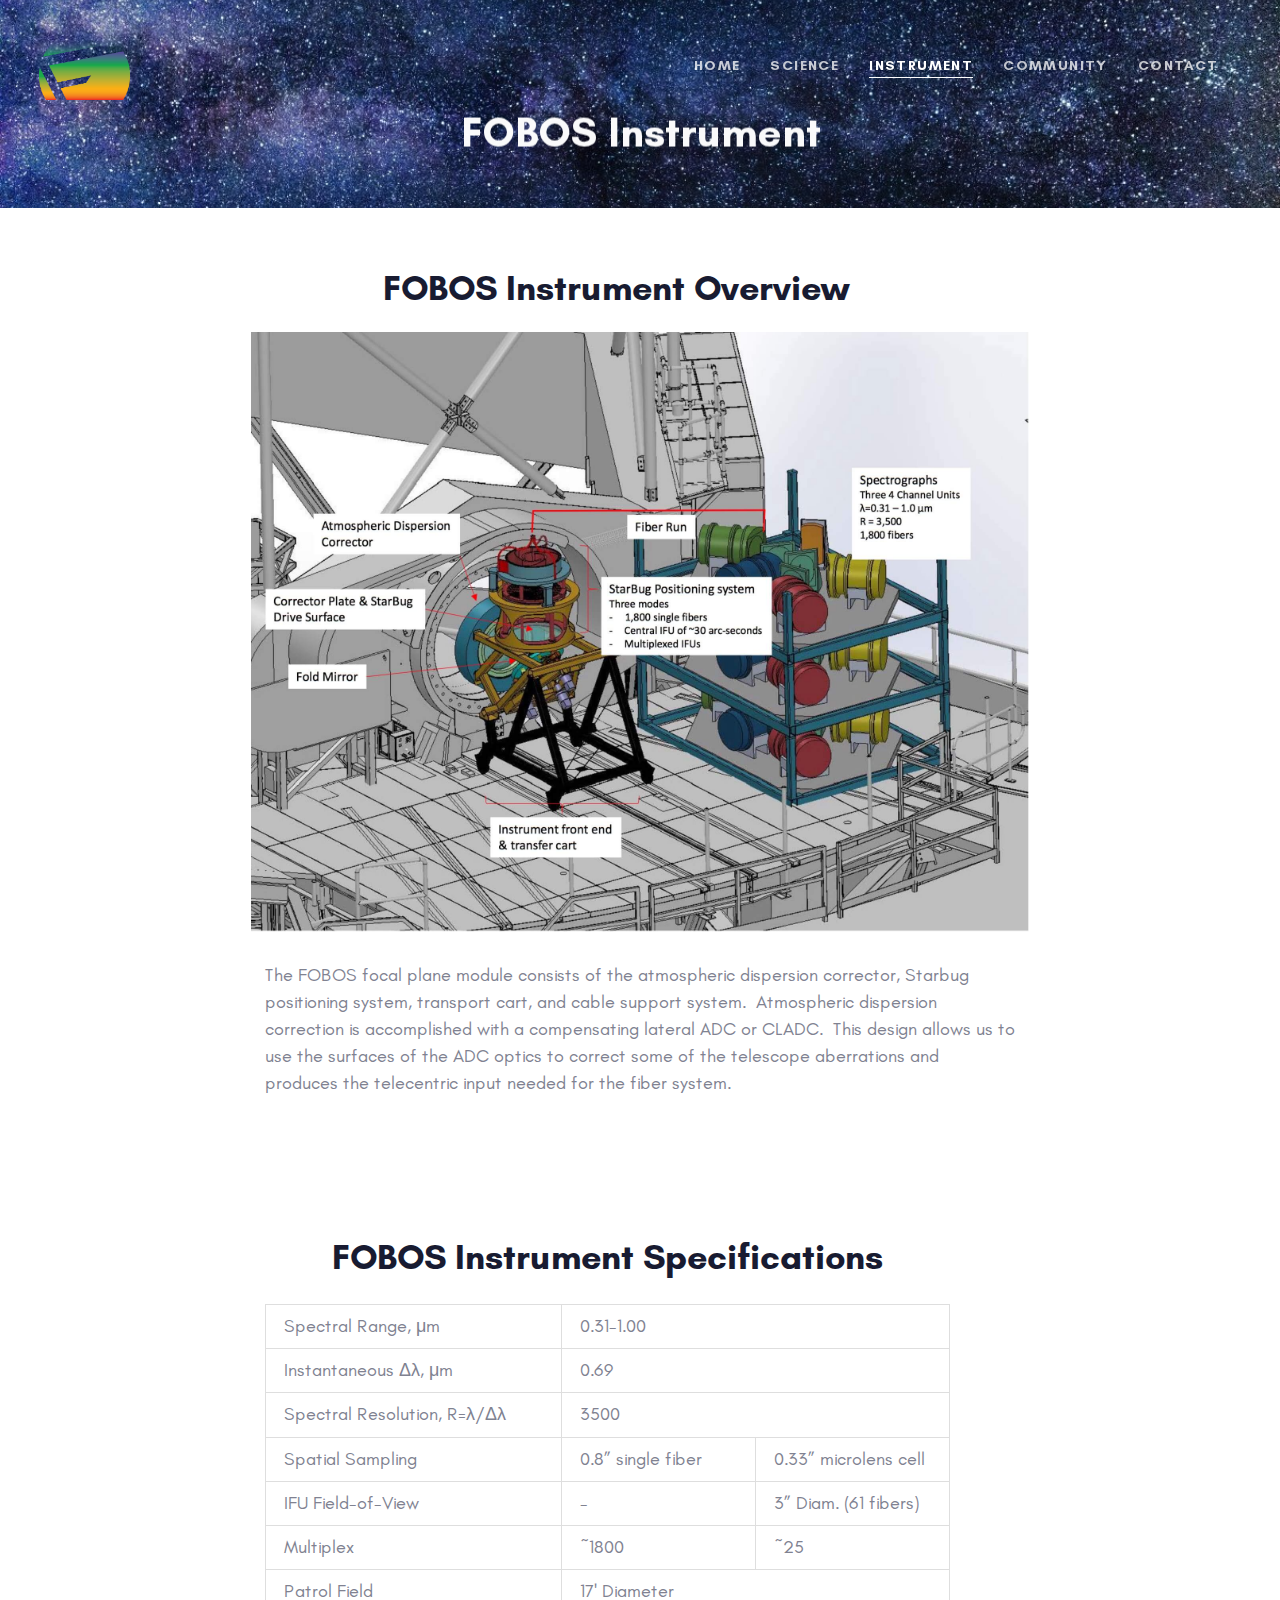
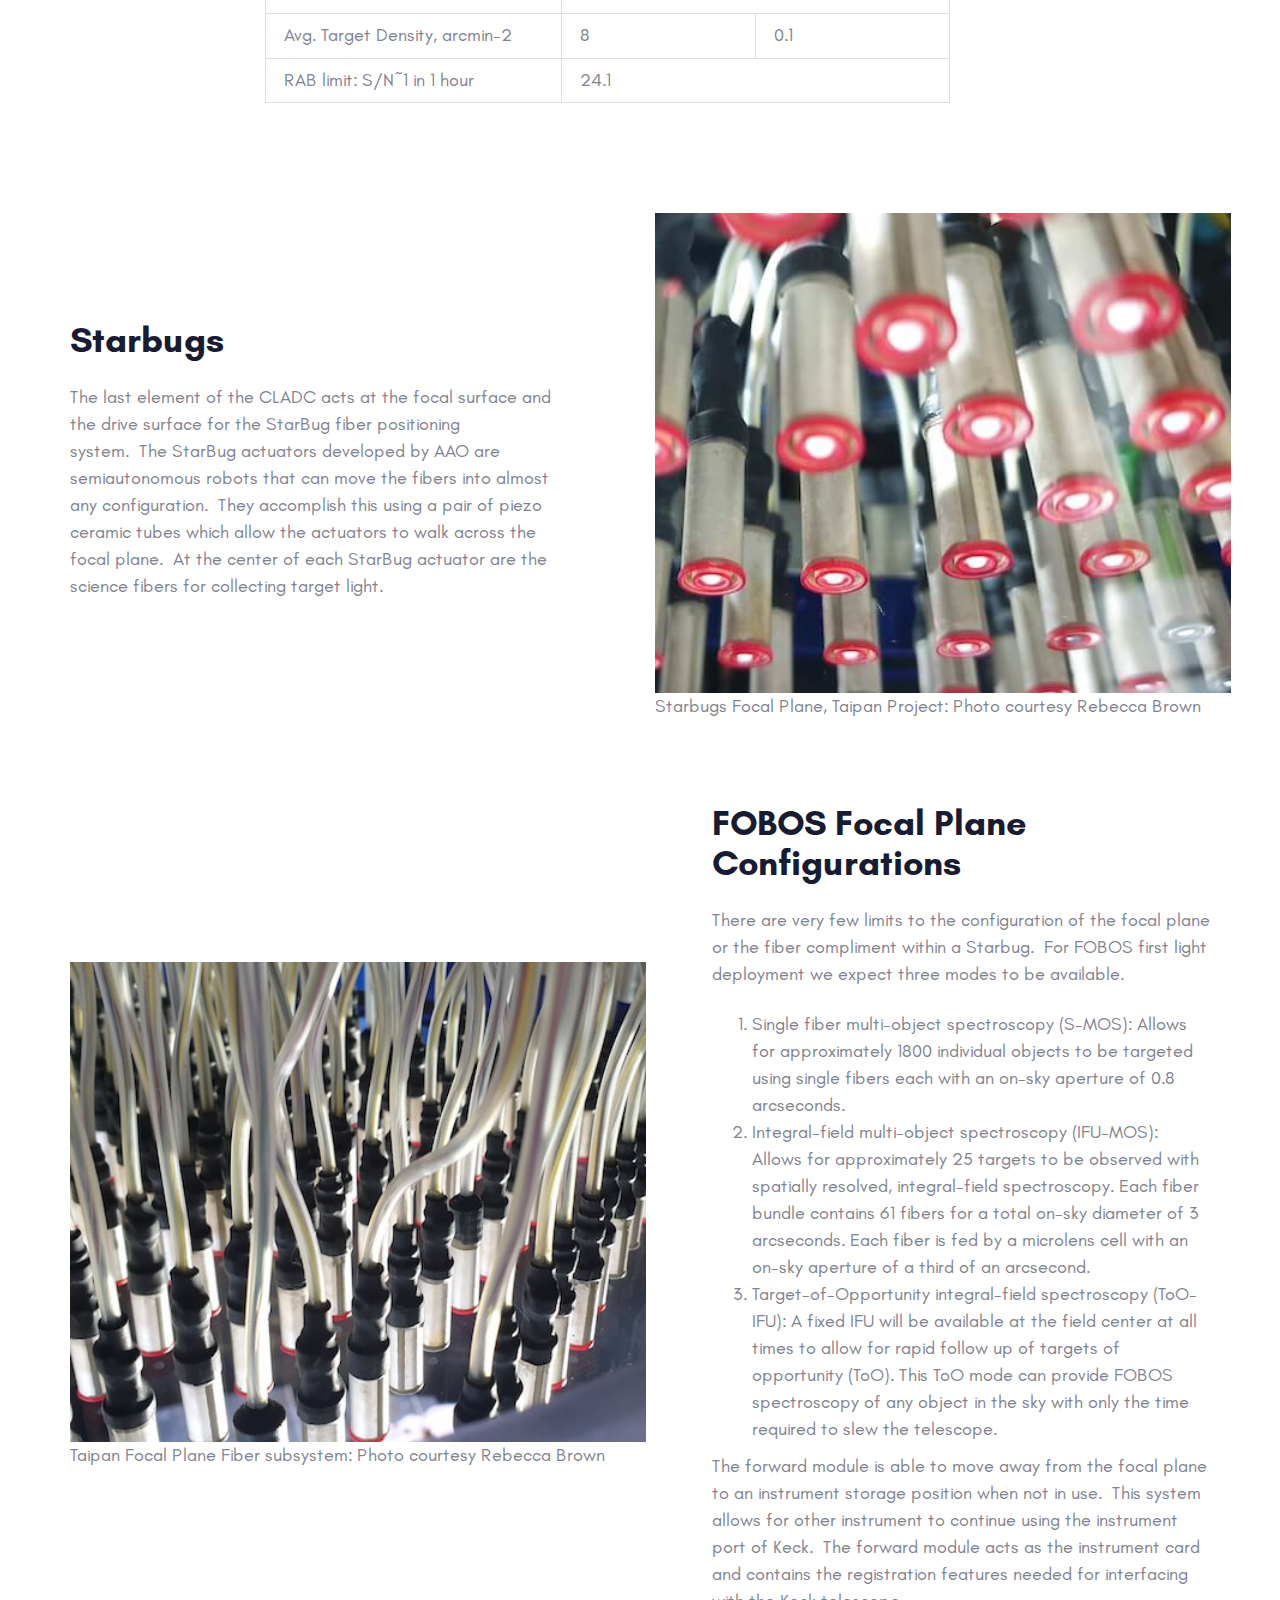
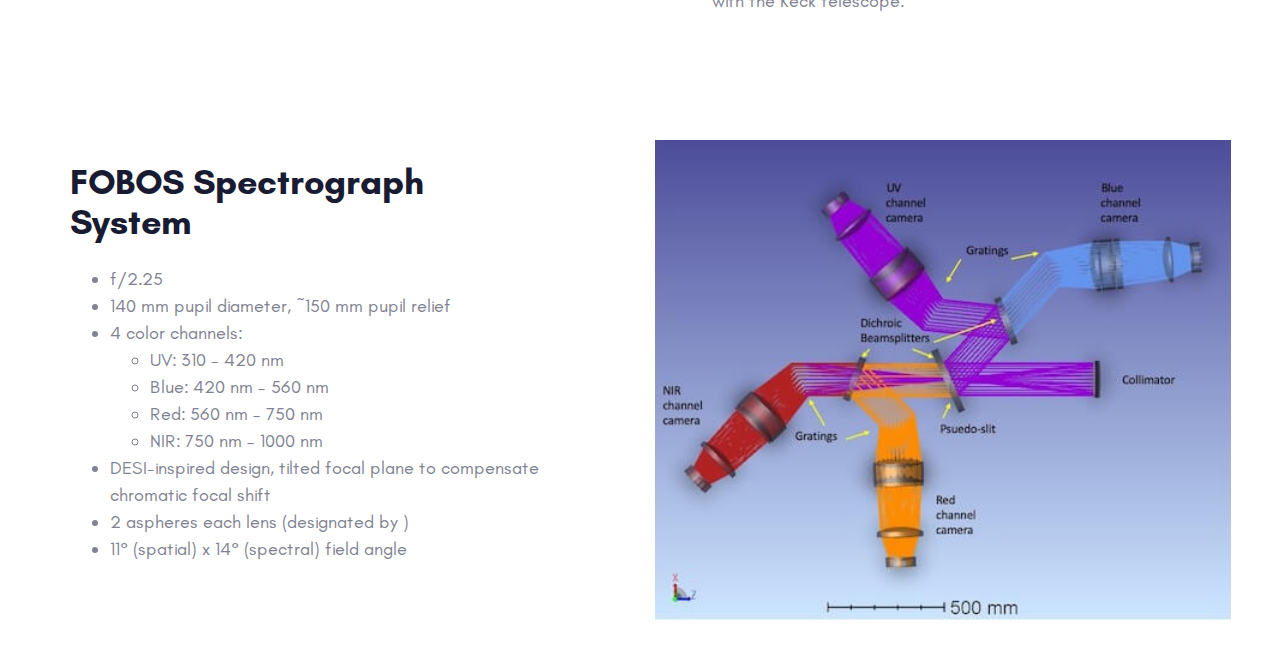
<file: instrument.html>
<!DOCTYPE html>
<html lang="en">
<head>
	
	<meta charset="utf-8">
	<meta http-equiv="X-UA-Compatible" content="IE=edge">
	<meta name="viewport" content="width=device-width, initial-scale=1, shrink-to-fit=no">
	<meta name="theme-color" content="#3ed2a7">
	
	<link rel="shortcut icon" href="./assets/img/favicon.ico" />
	
	<title>FOBOS Instrument</title>
	
	<link rel="stylesheet" href="assets/css/theme-vendors.min.css" />
	<link rel="stylesheet" href="assets/css/theme.min.css" />
	<link rel="stylesheet" href="assets/css/themes/digital-agency.css" />
	
	<!-- Head Libs -->
	<script async src="assets/vendors/modernizr.min.js"></script>
	
</head>
<body data-mobile-nav-trigger-alignment="right" data-mobile-nav-align="left" data-mobile-nav-style="minimal" data-mobile-nav-shceme="gray" data-mobile-header-scheme="gray" data-mobile-nav-breakpoint="1199">
	
	<div id="wrap">
		
		<header class="main-header main-header-overlay">
			
			<div class="mainbar-wrap">
				<div class="megamenu-hover-bg"></div><!-- /.megamenu-hover-bg -->
				<div class="container-fluid mainbar-container">
					<div class="mainbar">
						<div class="row mainbar-row align-items-lg-stretch px-4">
							
							<div class="col pr-5">
								<div class="navbar-header">
									<a class="navbar-brand" href="index.html" rel="home">
										<span class="navbar-brand-inner">
											<img class="mobile-logo-default" src="./assets/img/FOBOS_FINAL_LOGO.png" alt="Ave HTML Template">
											<img class="logo-default" src="./assets/img/FOBOS_FINAL_LOGO.png" alt="Ave HTML Template">
										</span>
									</a>
									<button type="button" class="navbar-toggle collapsed nav-trigger style-mobile" data-toggle="collapse" data-target="#main-header-collapse" aria-expanded="false" data-changeclassnames='{ "html": "mobile-nav-activated overflow-hidden" }'>
										<span class="sr-only">Toggle navigation</span>
										<span class="bars">
											<span class="bar"></span>
											<span class="bar"></span>
											<span class="bar"></span>
										</span>
									</button>
								</div><!-- /.navbar-header -->
							</div><!-- /.col -->
							
							<div class="col">
								
								<div class="collapse navbar-collapse" id="main-header-collapse">
									
									<ul id="primary-nav" class="main-nav main-nav-hover-underline-1 nav align-items-lg-stretch justify-content-lg-center" data-submenu-options='{ "toggleType":"fade", "handler":"mouse-in-out" }' data-localscroll="true">
										
										<li>
											<a href="index.html">
												<span class="link-icon"></span>
												<span class="link-txt">
													<span class="link-ext"></span>
													<span class="txt">Home</span>
												</span>
											</a>
										</li>
										<li>
											<a href="science.html">
												<span class="link-icon"></span>
												<span class="link-txt">
													<span class="link-ext"></span>
													<span class="txt">Science</span>
												</span>
											</a>
										</li>
										<li class="is-active">
											<a href="instrument.html">
												<span class="link-icon"></span>
												<span class="link-txt">
													<span class="link-ext"></span>
													<span class="txt">Instrument</span>
												</span>
											</a>
										</li>
										<li>
												<a href="community.html">
														<span class="link-icon"></span>
														<span class="link-txt">
																<span class="link-ext"></span>
																<span class="txt">Community</span>
														</span>
												</a>
										</li>
										<li>
											<a href="contact.html">
												<span class="link-icon"></span>
												<span class="link-txt">
													<span class="link-ext"></span>
													<span class="txt">Contact</span>
												</span>
											</a>
										</li>
									
								</ul><!-- /#primary-nav  -->
								
							</div><!-- /#main-header-collapse -->
							
						</div><!-- /.col -->
					</div><!-- /.mainbar-row -->
				</div><!-- /.mainbar -->
			</div><!-- /.mainbar-container -->
		</div><!-- /.mainbar-wrap -->
		
	</header><!-- /.main-header -->
	
	<main class="content">
		
    <section 
        class="vc_row d-flex flex-wrap align-items-end"
        data-parallax="true"
        data-parallax-options='{"parallaxBG":true}'
        data-slideshow-bg="true"
        data-slideshow-options='{"delay":6000000,"imageArray":["./assets/img/stars.jpg"]}'
    >
			<div class="container">
				<div class="row">
					<div class="lqd-column col-md-10 col-md-offset-1 text-center mt-7" data-custom-animations="true" data-ca-options='{"triggerHandler":"inview","animationTarget":"all-childs","duration":"1200","delay":"150","easing":"easeOutQuint","direction":"forward","initValues":{"translateY":31,"translateZ":-108,"opacity":0},"animations":{"translateY":0,"translateZ":0,"opacity":1}}'>
						<header class="fancy-title">
							<h1 class="text-white lh-15 mb-20 mt-20"><span class="font-size-2-3x lh-1">FOBOS Instrument</span></h1>
						</header>
					</div>
				</div>
			</div>
		</section>
    
    <section class="vc_row pt-60 pb-30">
      <div class="container">
        <h2 class="fio mt-0 mb-4 pr-md-5">FOBOS Instrument Overview</h2>
        <div class="row d-flex flex-wrap align-items-center">
          <div class="lqd-column col-md-12 mb-30">
            <figure class="instrumentOverviewImgWrap">
              <img class="instrumentOverviewImg" src="./assets/img/FOBOS_Overview.jpg" alt="Fobos Focal Plane">
            </figure>
          </div>
          <div class="lqd-column col-md-8 col-md-offset-2">
            <header class="fancy-title mb-35">
              <p>The FOBOS focal plane module consists of the atmospheric dispersion corrector, Starbug positioning system, transport cart, and cable support system.  Atmospheric dispersion correction is accomplished with a compensating lateral ADC or CLADC.  This design allows us to use the surfaces of the ADC optics to correct some of the telescope aberrations and produces the telecentric input needed for the fiber system.</p>
            </header>
          </div>
        </div>
      </div>
    </section>

    <section class="vc_row pt-30 pb-30 mb-50">
      <div class="container">
        <div class="row d-flex flex-wrap align-items-center">
          <div class="lqd-column col-md-8 col-md-offset-2 pr-md-7">
            <h2 style="text-align:center;">FOBOS Instrument Specifications</h2>
            <table style="width:100%;">
              <!-- <tr>
                <th></th>
                <th>FOBOS</th>
              </tr> -->
              <tr>
                <td>Spectral Range, μm</td>
                <td>0.31-1.00</td>
              </tr>
              <tr>
                <td>Instantaneous Δλ, μm</td>
                <td>0.69</td>
              </tr>
              <tr>
                <td>Spectral Resolution, R=λ/Δλ</td>
                <td>3500</td>
              </tr>
              <tr>
                <td>Spatial Sampling</td>
                <td style="padding: 0; border: none;"><table style="border:none; width:100%;"><tr style="border:none;"><td style="width:50%;">0.8” single fiber</td><td style="width:50%; border: none;">0.33” microlens cell</td></tr></table></td>
              </tr>
              <tr>
                <td>IFU Field-of-View</td>
                <td style="padding: 0; border: none;"><table style="border:none; width:100%;"><tr style="border:none;"><td style="width:50%;">-</td><td style="width:50%; border: none;">3” Diam. (61 fibers)</td></tr></table></td>
              </tr>
              <tr>
                <td>Multiplex</td>
                <td style="padding: 0; border: none;"><table style="border:none; width:100%;"><tr style="border:none;"><td style="width:50%;">~1800</td><td style="width:50%; border: none;">~25</td></tr></table></td>
              </tr>
              <tr>
                <td>Patrol Field</td>
                <td>17' Diameter</td>
              </tr>
              <tr>
                <td>Avg. Target Density, arcmin-2</td>
                <td style="padding: 0; border: none;"><table style="border:none; width:100%;"><tr style="border:none;"><td style="width:50%;">8</td><td style="width:50%; border: none;">0.1</td></tr></table></td>
              </tr>
              <tr>
                <td>RAB limit: S/N~1 in 1 hour</td>
                <td>24.1</td>
              </tr>
            </table>
          </div>
        </div>
      </div>
  </section>

    <section class="vc_row pt-30 pb-30">
      <div class="container">
        <div class="row d-flex flex-wrap align-items-center">
          <div class="lqd-column col-md-6 pr-md-7">
            <header class="fancy-title mb-35">
              <h2 class="mt-0 mb-4 pr-md-5">Starbugs</h2>
              <p>The last element of the CLADC acts at the focal surface and the drive surface for the StarBug fiber positioning system.  The StarBug actuators developed by AAO are semiautonomous robots that can move the fibers into almost any configuration.  They accomplish this using a pair of piezo ceramic tubes which allow the actuators to walk across the focal plane.  At the center of each StarBug actuator are the science fibers for collecting target light.</p>
            </header>
          </div>
          <div class="lqd-column col-md-6 mb-4 mb-md-0">
            <figure>
                <img class="instrumentImg" src="./assets/img/3.1Starbugs_FP_1.jpg" alt="starbugs 1">
                <p>Starbugs Focal Plane, Taipan Project: Photo courtesy Rebecca Brown</p>
            </figure>
          </div>
        </div>
      </div>
    </section>

    <section class="vc_row pt-30 pb-60">
      <div class="container">
        <div class="row d-flex flex-wrap align-items-center">
          <div class="lqd-column col-md-6 mb-4 mb-md-0">
            <figure>
            <img class="instrumentImg" src="./assets/img/3.2Starbugs_Above_2.jpg" alt="starbugs 2">
            <p>Taipan Focal Plane Fiber subsystem: Photo courtesy Rebecca Brown</p>
          </figure>
         	</div>
          <div class="lqd-column col-md-6 pl-md-6">
            <header class="fancy-title mb-35">
                <h2 class="mt-0 mb-4 pr-md-5">FOBOS Focal Plane Configurations</h2>
                <p>There are very few limits to the configuration of the focal plane or the fiber compliment within a Starbug.  For FOBOS first light deployment we expect three modes to be available.    
                </p>
                <ol>
                    <li>Single fiber multi-object spectroscopy (S-MOS): Allows for
                      approximately 1800 individual objects to be targeted using single fibers
                      each with an on-sky aperture of 0.8 arcseconds.</li>
                    <li>Integral-field multi-object spectroscopy (IFU-MOS): Allows for
                      approximately 25 targets to be observed with spatially resolved,
                      integral-field spectroscopy.  Each fiber bundle contains 61 fibers for a
                      total on-sky diameter of 3 arcseconds.  Each fiber is fed by a microlens
                      cell with an on-sky aperture of a third of an arcsecond.</li>
                    <li>Target-of-Opportunity integral-field spectroscopy (ToO-IFU):  A fixed
                      IFU will be available at the field center at all times to allow for
                      rapid follow up of targets of opportunity (ToO).  This ToO mode can
                      provide FOBOS spectroscopy of any object in the sky with only the time
                      required to slew the telescope.</li>
                </ol>
                <p>
                    The forward module is able to move away from the focal plane to an instrument storage position when not in use.  This system allows for other instrument to continue using the instrument port of Keck.  The forward module acts as the instrument card and contains the registration features needed for interfacing with the Keck telescope.
                </p>
            </header>
          </div>
        </div>
      </div>
    </section>
    
    <section class="vc_row pt-30 pb-30">
        <div class="container">
          <div class="row d-flex flex-wrap align-items-center">
            <div class="lqd-column col-md-6 pr-md-7">
              <header class="fancy-title mb-35">
                <h2 class="mt-0 mb-4 pr-md-5">FOBOS Spectrograph System</h2>
                <ul>
                  <li>f/2.25</li>
                  <li>140 mm pupil diameter, ~150 mm pupil relief</li>
                  <li>4 color channels:</li>
                    <ul>
                      <li>UV: 310 - 420 nm</li>
                      <li>Blue: 420 nm – 560 nm</li>
                      <li>Red: 560 nm – 750 nm</li>
                      <li>NIR: 750 nm – 1000 nm</li>
                    </ul>
                  <li>DESI-inspired design, tilted focal plane to compensate chromatic focal shift</li>
                  <li>2 aspheres each lens (designated by    )</li>
                  <li>11° (spatial) x 14° (spectral) field angle</li>
                </ul>
              </header>
            </div>
            <div class="lqd-column col-md-6 mb-4 mb-md-0">
                <img class="instrumentImg" src="./assets/img/FOBOS-Layout_1.jpg" alt="starbugs 1">
            </div>
          </div>
        </div>
    </section>

	</main>
</div>

<script src="./assets/vendors/jquery.min.js"></script>
<script src="./assets/js/theme-vendors.js"></script>
<script src="./assets/js/theme.min.js"></script>

</body>
</html>
</file>
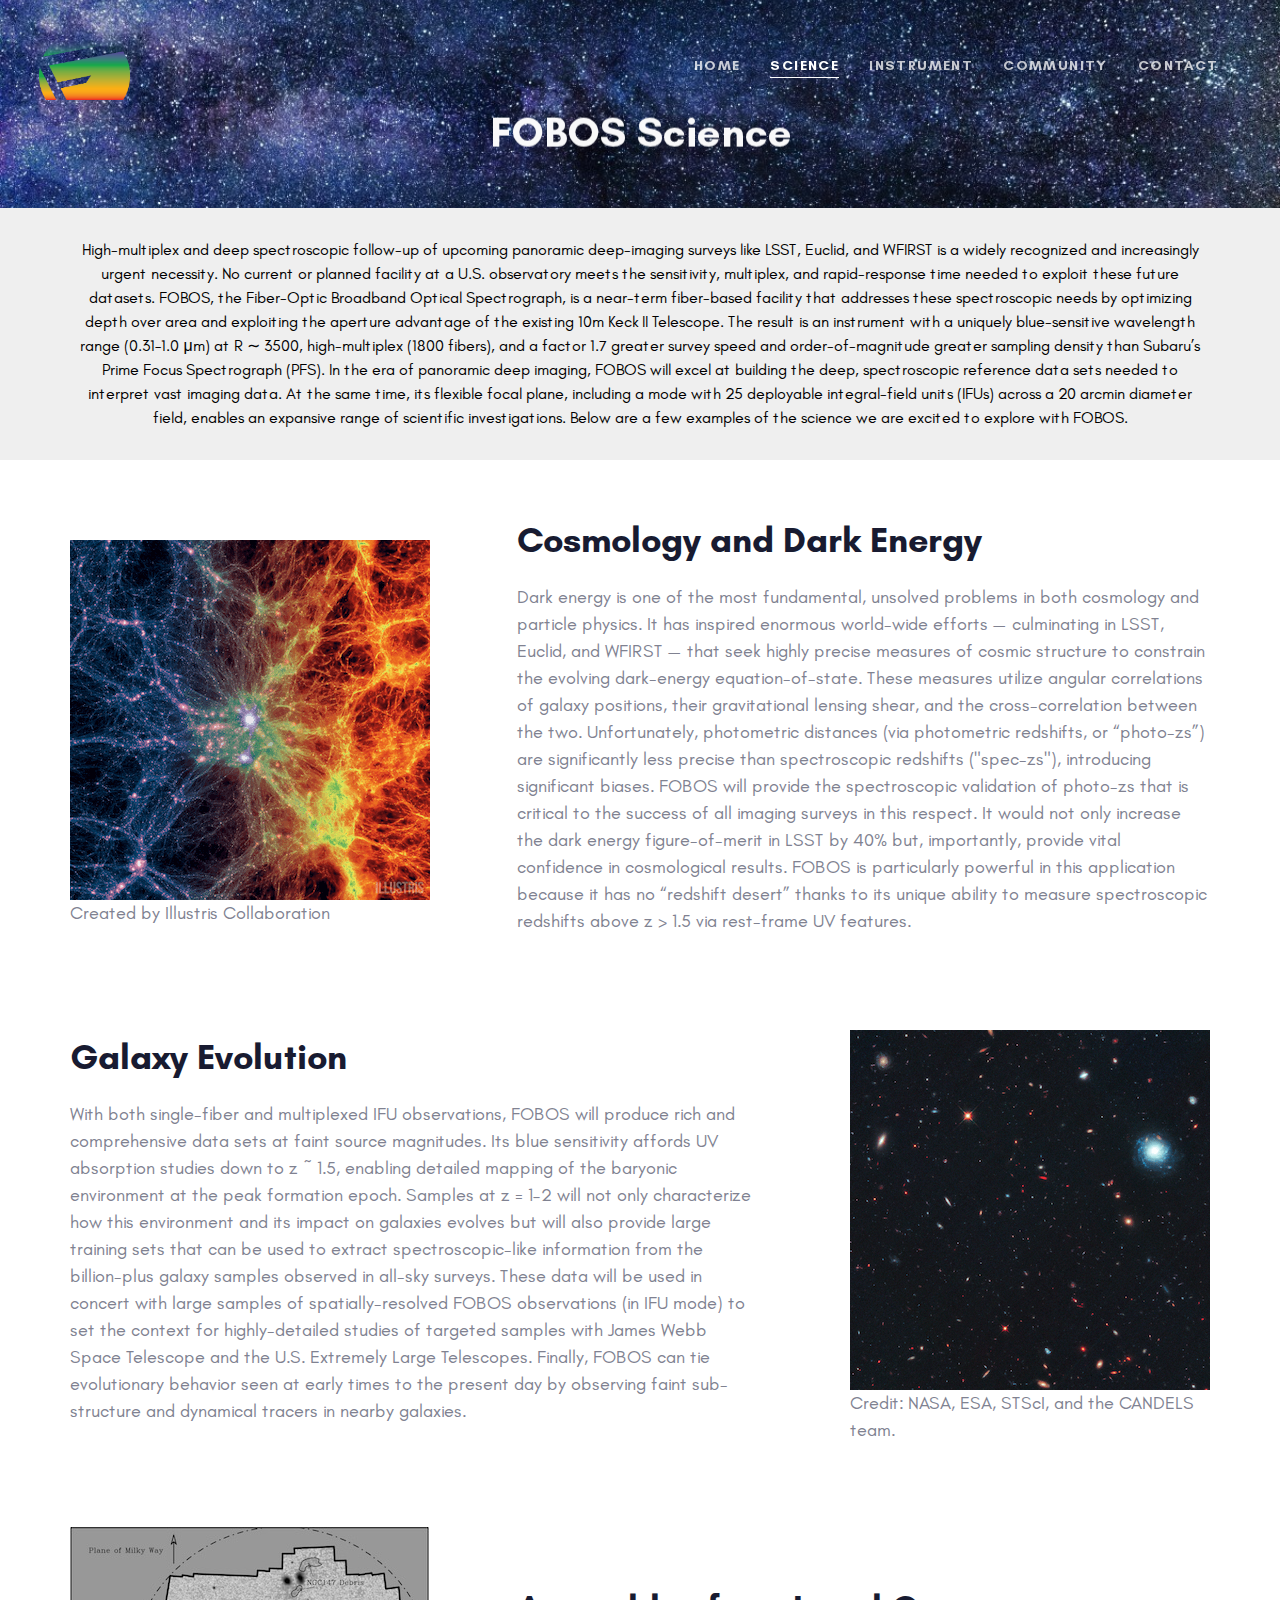
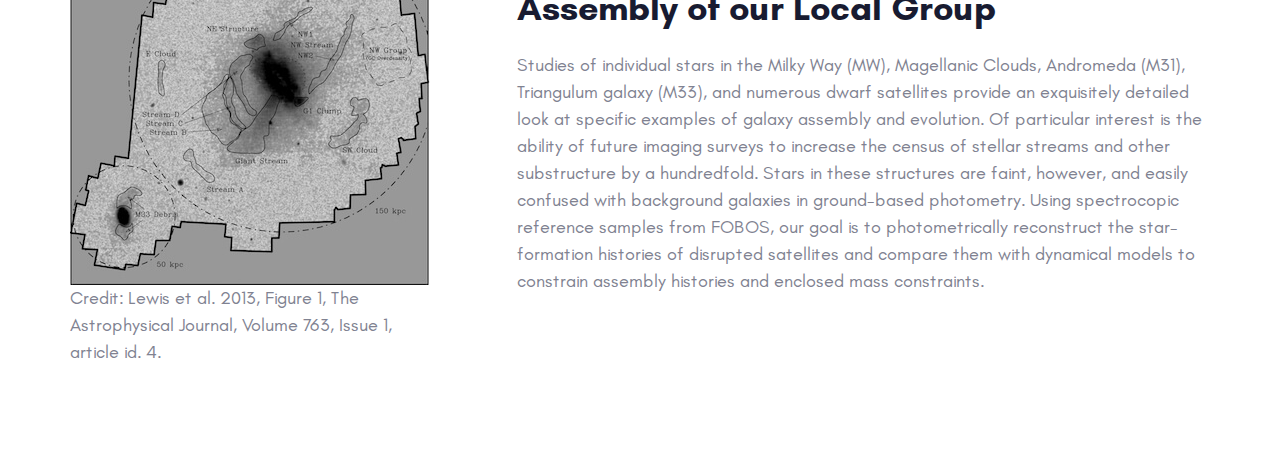
<file: science.html>
<!DOCTYPE html>
<html lang="en">
<head>
	
	<meta charset="utf-8">
	<meta http-equiv="X-UA-Compatible" content="IE=edge">
	<meta name="viewport" content="width=device-width, initial-scale=1, shrink-to-fit=no">
	<meta name="theme-color" content="#3ed2a7">
	
	<link rel="shortcut icon" href="./assets/img/favicon.ico" />
	
	<title>FOBOS Science</title>
	
	<link rel="stylesheet" href="assets/css/theme-vendors.min.css" />
	<link rel="stylesheet" href="assets/css/theme.min.css" />
	<link rel="stylesheet" href="assets/css/themes/digital-agency.css" />
	
	<!-- Head Libs -->
	<script async src="assets/vendors/modernizr.min.js"></script>
	
</head>
<body data-mobile-nav-trigger-alignment="right" data-mobile-nav-align="left" data-mobile-nav-style="minimal" data-mobile-nav-shceme="gray" data-mobile-header-scheme="gray" data-mobile-nav-breakpoint="1199">
	
	<div id="wrap">
		
		<header class="main-header main-header-overlay">
			
			<div class="mainbar-wrap">
				<div class="megamenu-hover-bg"></div><!-- /.megamenu-hover-bg -->
				<div class="container-fluid mainbar-container">
					<div class="mainbar">
						<div class="row mainbar-row align-items-lg-stretch px-4">
							
							<div class="col pr-5">
								<div class="navbar-header">
									<a class="navbar-brand" href="index.html" rel="home">
										<span class="navbar-brand-inner">
											<img class="mobile-logo-default" src="./assets/img/FOBOS_FINAL_LOGO.png" alt="Ave HTML Template">
											<img class="logo-default" src="./assets/img/FOBOS_FINAL_LOGO.png" alt="Ave HTML Template">
										</span>
									</a>
									<button type="button" class="navbar-toggle collapsed nav-trigger style-mobile" data-toggle="collapse" data-target="#main-header-collapse" aria-expanded="false" data-changeclassnames='{ "html": "mobile-nav-activated overflow-hidden" }'>
										<span class="sr-only">Toggle navigation</span>
										<span class="bars">
											<span class="bar"></span>
											<span class="bar"></span>
											<span class="bar"></span>
										</span>
									</button>
								</div><!-- /.navbar-header -->
							</div><!-- /.col -->
							
							<div class="col">
								
								<div class="collapse navbar-collapse" id="main-header-collapse">
									
									<ul id="primary-nav" class="main-nav main-nav-hover-underline-1 nav align-items-lg-stretch justify-content-lg-center" data-submenu-options='{ "toggleType":"fade", "handler":"mouse-in-out" }' data-localscroll="true">
										
										<li>
											<a href="index.html">
												<span class="link-icon"></span>
												<span class="link-txt">
													<span class="link-ext"></span>
													<span class="txt">Home</span>
												</span>
											</a>
										</li>
										<li class="is-active">
											<a href="science.html">
												<span class="link-icon"></span>
												<span class="link-txt">
													<span class="link-ext"></span>
													<span class="txt">Science</span>
												</span>
											</a>
										</li>
										<li>
											<a href="instrument.html">
												<span class="link-icon"></span>
												<span class="link-txt">
													<span class="link-ext"></span>
													<span class="txt">Instrument</span>
												</span>
											</a>
										</li>
										<li>
												<a href="community.html">
														<span class="link-icon"></span>
														<span class="link-txt">
																<span class="link-ext"></span>
																<span class="txt">Community</span>
														</span>
												</a>
										</li>
										<li>
											<a href="contact.html">
												<span class="link-icon"></span>
												<span class="link-txt">
													<span class="link-ext"></span>
													<span class="txt">Contact</span>
												</span>
											</a>
										</li>
									
								</ul><!-- /#primary-nav  -->
								
							</div><!-- /#main-header-collapse -->
							
						</div><!-- /.col -->
					</div><!-- /.mainbar-row -->
				</div><!-- /.mainbar -->
			</div><!-- /.mainbar-container -->
		</div><!-- /.mainbar-wrap -->
		
	</header><!-- /.main-header -->
	
	<main class="content">
		
    <section 
      class="vc_row d-flex flex-wrap align-items-end"
			data-parallax="true"
			data-parallax-options='{"parallaxBG":true}'
			data-slideshow-bg="true"
      data-slideshow-options='{"delay":6000000,"imageArray":["./assets/img/stars.jpg"]}'
    >
			<div class="container">
				<div class="row">
					<div class="lqd-column col-md-10 col-md-offset-1 text-center mt-7" data-custom-animations="true" data-ca-options='{"triggerHandler":"inview","animationTarget":"all-childs","duration":"1200","delay":"150","easing":"easeOutQuint","direction":"forward","initValues":{"translateY":31,"translateZ":-108,"opacity":0},"animations":{"translateY":0,"translateZ":0,"opacity":1}}'>
						<header class="fancy-title">
							<h1 class="text-white lh-15 mb-20 mt-20"><span class="font-size-2-3x lh-1">FOBOS Science</span></h1>
						</header>
					</div>
				</div>
			</div>
		</section>
		
		<section>
			<div class="container-fluid scienceparawrap">
				<div class="container">
					<div class="row">
						<div class="lqd-column scienceparagraph text-center col-md-12">
							<p class="text-black font-size-16 mb-0">High-multiplex and deep spectroscopic follow-up of upcoming panoramic deep-imaging surveys like LSST, Euclid, and WFIRST is a widely recognized and increasingly urgent necessity. No current or planned facility at a U.S. observatory meets the sensitivity, multiplex, and rapid-response time needed to exploit these future datasets. FOBOS, the Fiber-Optic Broadband Optical Spectrograph, is a near-term fiber-based facility that addresses these spectroscopic needs by optimizing depth over area and exploiting the aperture advantage of the existing 10m Keck II Telescope. The result is an instrument with a uniquely blue-sensitive wavelength range (0.31–1.0 μm) at R ∼ 3500, high-multiplex (1800 fibers), and a factor 1.7 greater survey speed and order-of-magnitude greater sampling density than Subaru’s Prime Focus Spectrograph (PFS).  In the era of panoramic deep imaging, FOBOS will excel at building the deep, spectroscopic reference data sets needed to interpret vast imaging data. At the same time, its flexible focal plane, including a mode with 25 deployable integral-field units (IFUs) across a 20 arcmin diameter field, enables an expansive range of scientific investigations.  Below are a few examples of the science we are excited to explore with FOBOS.</p>
						</div>
					</div>
				</div>
			</div>
    </section>
    
    <!-- Cosmology and Dark Energy Section -->
    <section id="darkenergy" class="vc_row pt-60 pb-30">
      <div class="container">
        <div class="row d-flex flex-wrap align-items-center">
          <div class="lqd-column col-md-4 mb-4 mb-md-0">
            <figure>
              <img class="scienceImg" src="./assets/img/darkenergy.png" alt="Cosmology and Dark Energy">
						</figure>
						<p>Created by Illustris Collaboration</p>
          </div>
          <div class="lqd-column col-md-8 pl-md-6">
            <header class="fancy-title mb-35">
              <h2 class="mt-0 mb-4 pr-md-5">Cosmology and Dark Energy</h2>
              <p>Dark energy is one of the most fundamental, unsolved problems in both cosmology and particle physics. It has inspired enormous world-wide efforts — culminating in LSST, Euclid, and WFIRST — that seek highly precise measures of cosmic structure to constrain the evolving dark-energy equation-of-state.  These measures utilize angular correlations of galaxy positions, their gravitational lensing shear, and the cross-correlation between the two. Unfortunately, photometric distances (via photometric redshifts, or “photo-zs”) are significantly less precise than spectroscopic redshifts ("spec-zs"), introducing significant biases.  FOBOS will provide the spectroscopic validation of photo-zs that is critical to the success of all imaging surveys in this respect. It would not only increase the dark energy figure-of-merit in LSST by 40% but, importantly, provide vital confidence in cosmological results. FOBOS is particularly powerful in this application because it has no “redshift desert” thanks to its unique ability to measure spectroscopic redshifts above z > 1.5 via rest-frame UV features.</p>
            </header>
          </div>
        </div>
      </div>
    </section>

    <!-- Cosmology and Dark Energy Section -->
    <section id="darkenergy" class="vc_row pt-30 pb-30">
      <div class="container">
        <div class="row d-flex flex-wrap align-items-center">
          <div class="lqd-column col-md-8 pr-md-7">
            <header class="fancy-title mb-35">
              <h2 class="mt-0 mb-4 pr-md-5">Galaxy Evolution</h2>
              <p>With both single-fiber and multiplexed IFU observations, FOBOS will produce rich and comprehensive data sets at faint source magnitudes.  Its blue sensitivity affords UV absorption studies down to z ~ 1.5, enabling detailed mapping of the baryonic environment at the peak formation epoch. Samples at z = 1–2 will not only characterize how this environment and its impact on galaxies evolves but will also provide large training sets that can be used to extract spectroscopic-like information from the billion-plus galaxy samples observed in all-sky surveys. These data will be used in concert with large samples of spatially-resolved FOBOS observations (in IFU mode) to set the context for highly-detailed studies of targeted samples with James Webb Space Telescope and the U.S. Extremely Large Telescopes. Finally, FOBOS can tie evolutionary behavior seen at early times to the present day by observing faint sub-structure and dynamical tracers in nearby galaxies.</p>
            </header>
          </div>
          <div class="lqd-column col-md-4 mb-4 mb-md-0">
            <figure>
							<img class="scienceImg" src="./assets/img/galaxyevolution.png" alt="Cosmology and Dark Energy">
							<p>Credit: NASA, ESA, STScI, and the CANDELS team.</p>
            </figure>
          </div>
        </div>
      </div>
    </section>

    <!-- Cosmology and Dark Energy Section -->
    <section id="darkenergy" class="vc_row pt-30 pb-60">
      <div class="container">
        <div class="row d-flex flex-wrap align-items-center">
          <div class="lqd-column col-md-4 mb-4 mb-md-0">
            <figure>
              <img class="scienceImg" src="./assets/img/localgroup.jpg" alt="Cosmology and Dark Energy">
            </figure>
						<p>Credit: Lewis et al. 2013, Figure 1, The Astrophysical Journal, Volume 763, Issue 1, article id. 4.</p>
          </div>
          <div class="lqd-column col-md-8 pl-md-6">
            <header class="fancy-title mb-35">
              <h2 class="mt-0 mb-4 pr-md-5">Assembly of our Local Group</h2>
              <p>Studies of individual stars in the Milky Way (MW), Magellanic Clouds, Andromeda (M31), Triangulum galaxy (M33), and numerous dwarf satellites provide an exquisitely detailed look at specific examples of galaxy assembly and evolution.  Of particular interest is the ability of future imaging surveys to increase the census of stellar streams and other substructure by a hundredfold.  Stars in these structures are faint, however, and easily confused with background galaxies in ground-based photometry. Using spectrocopic reference samples from FOBOS, our goal is to photometrically reconstruct the star-formation histories of disrupted satellites and compare them with dynamical models to constrain assembly histories and enclosed mass constraints.</p>
            </header>
          </div>
        </div>
      </div>
		</section>
	</main>
</div>

<script src="./assets/vendors/jquery.min.js"></script>
<script src="./assets/js/theme-vendors.js"></script>
<script src="./assets/js/theme.min.js"></script>

</body>
</html>
</file>
<file: assets/css/themes/digital-agency.css>
:root {
  --color-primary: #fd7250;
  --color-secondary: #2ed47c;
  --color-gradient-start: #fd7250;
  --color-gradient-stop: #fd7250;
}

body {
  font-family: 'Glacial Indifference', sans-serif;
  font-weight: 400;
  line-height: 1.5;
  font-size: 18px;
  color: #808291;
}

.h1, h1,
.h2, h2,
.h3, h3,
.h4, h4,
.h5, h5,
.h6, h6 {
  font-family: 'Glacial Indifference', sans-serif;
  font-weight: 700;
  color: #181b31;
}

.h1, h1 {
  line-height: 1.111em;
  font-size: 42px;
}

.h2, h2 {
  line-height: 1.111em;
  font-size: 36px;
}

.h3, h3 {
  line-height: 1.25em;
  font-size: 30px;
}

.h4, h4 {
  line-height: 1.5em;
  font-size: 22px;
}

.h5, h5 {
  line-height: 1.5em;
  font-size: 19px;
}

.h6, h6 {
  line-height: 1.5em;
  font-size: 17px;
}

.main-nav > li > a {
  font-size: 14px;
  font-weight: 700;
  letter-spacing: 0.1em;
  color: rgba(255, 255, 255, 0.75);
  text-transform: uppercase;
}

.main-nav > li.is-active > a,
.main-nav > li.current-menu-item > a,
.main-nav > li:hover > a,
.main-nav > li > a:hover {
  color: #fff;
}

.main-nav > li > a .link-ext {
  background-color: #fff;
}

.main-footer a:not(.btn) {
  color: #777880;
}

.main-footer a:not(.btn):hover {
  color: #000;
}

.carousel-item .text-center img {
  max-height: 50px;
}

.bg-forestgreen {
  background: #228B22 !important;
}

.scienceparawrap {
  background-color: #efefef;
  display: flex;
  justify-content: center;
  align-items: center;
  padding-top: 30px;
  padding-bottom: 30px;
}

.scienceparagraph {
  display: flex;
  justify-content: center;
  align-items: center;
}

.ld-gmap {
  background-image: url("../../img/map.jpg")
}

.fancy-title.participate, .iconbox {
  text-align: right;
}

a {
  color: #337ab7;
}

.center {
  text-align: center;
}

.partnerLogoWrap {
  padding: 50px 0;
}

.partnerLogo {
  height: 60px;
}

.navbar-brand img {
  height: 70px;
}

.logo-text {
  position: relative;
  top: 5px;
}

.instrumentImg {
  height: 480px;
  max-width: none;
}

.instrumentOverviewImgWrap {
  text-align: center;
}

.instrumentOverviewImg {
  height: 600px;
  max-width: none;
}

.navbar-brand-inner {
  display: flex;
}

.fio {
  text-align: center;
}

.leadership h3 {
  text-align: left;
  padding-left: 18px;
}

.page-404 {
  padding-top: 20px;
  padding-bottom: 0;
  min-height: 100%;
}

.fancy-title a h2.coc {
  font-size: 25px;
}

@media only screen and (max-width: 1199px) {
  .main-header .mainbar .navbar-header {
    background-color: black;
  }
  .nav-trigger .bar {
    background-color: white;
  }
}
</file>
